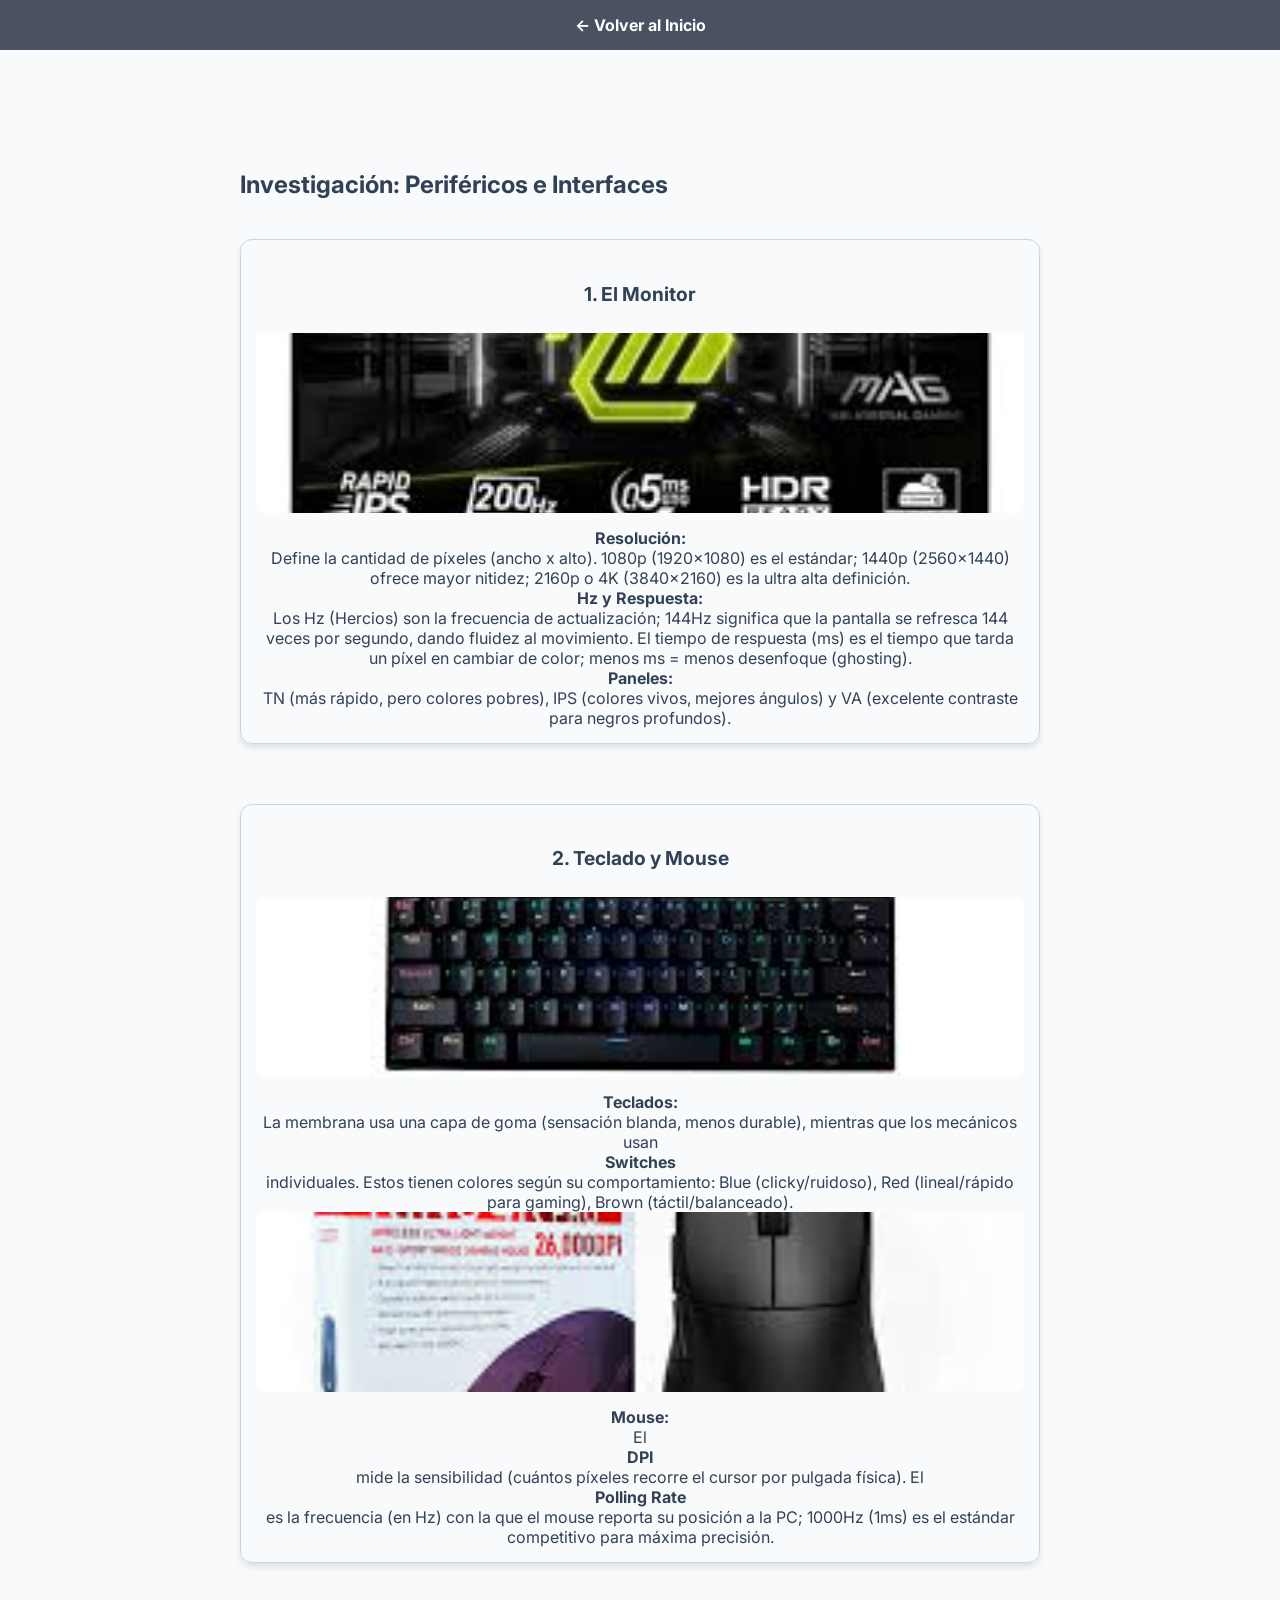
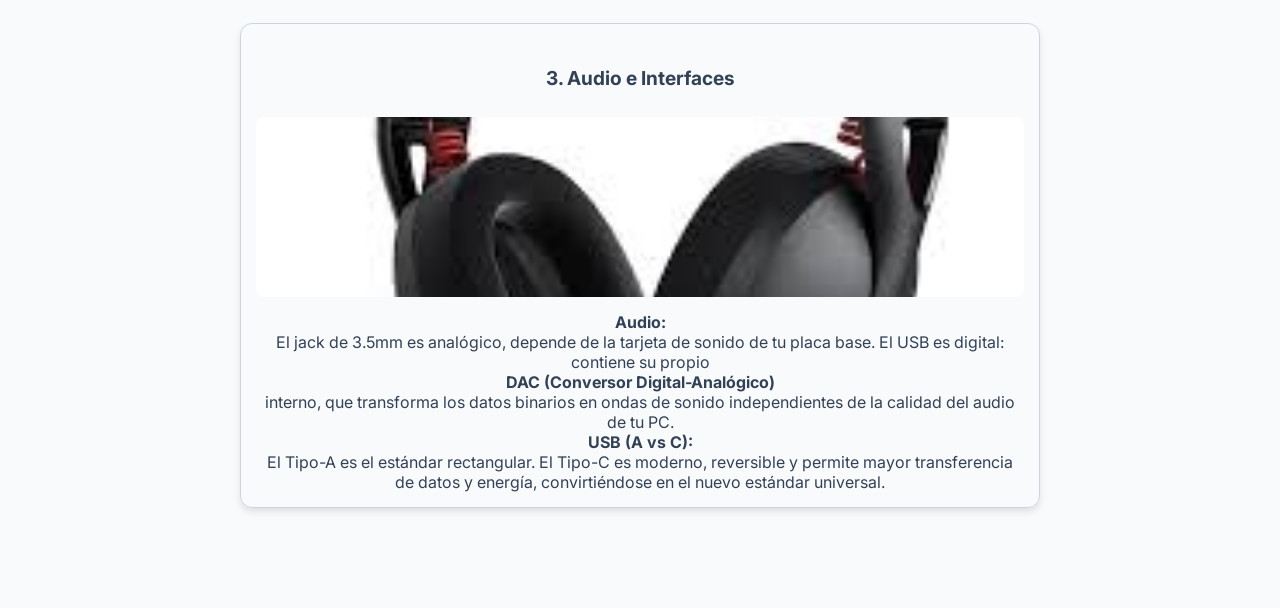
<file: perifericos.html>
<!DOCTYPE html>
<html lang="es">
<head>
    <meta charset="UTF-8">
    <meta name="viewport" content="width=device-width, initial-scale=1.0">
    <title>Investigación: Periféricos y Conexiones | Bitácora Stefano</title>
    <link rel="preconnect" href="https://fonts.googleapis.com">
    <link rel="preconnect" href="https://fonts.gstatic.com" crossorigin>
    <link href="https://fonts.googleapis.com/css2?family=Inter:wght@300;400;700&display=swap" rel="stylesheet">
    <link rel="stylesheet" href="styles/style.css">
</head>
<body>
    <nav>
        <ul>
            <li><a href="index.html">← Volver al Inicio</a></li>
        </ul>
    </nav>
    <main class="contenedor">
        <section id="informe-tecnico">
            <h2>Investigación: Periféricos e Interfaces</h2>
    
            <div class="galeria-grid">
                <div class="tarjeta" id="monitor">
                    <h3>1. El Monitor</h3>
                    <img src="images/monitor.jpg" alt="Monitor">
                    <strong>Resolución:</strong> Define la cantidad de píxeles (ancho x alto). 1080p (1920x1080) es el estándar; 1440p (2560x1440) ofrece mayor nitidez; 2160p o 4K (3840x2160) es la ultra alta definición.
                    <strong>Hz y Respuesta:</strong> Los Hz (Hercios) son la frecuencia de actualización; 144Hz significa que la pantalla se refresca 144 veces por segundo, dando fluidez al movimiento. El tiempo de respuesta (ms) es el tiempo que tarda un píxel en cambiar de color; menos ms = menos desenfoque (ghosting).
                    <strong>Paneles:</strong> TN (más rápido, pero colores pobres), IPS (colores vivos, mejores ángulos) y VA (excelente contraste para negros profundos).
                    
                </div>
            </div>

            <div class="galeria-grid">
                <div class="tarjeta" id="perifericos">
                    <h3>2. Teclado y Mouse</h3>
                    <img src="images/teclado.jpg" alt="Teclado">
                    <strong>Teclados:</strong> La membrana usa una capa de goma (sensación blanda, menos durable), mientras que los mecánicos usan <strong>Switches</strong> individuales. Estos tienen colores según su comportamiento: Blue (clicky/ruidoso), Red (lineal/rápido para gaming), Brown (táctil/balanceado).
                    <img src="images/mouse.jpg" alt="Mouse">
                    <strong>Mouse:</strong> El <strong>DPI</strong> mide la sensibilidad (cuántos píxeles recorre el cursor por pulgada física). El <strong>Polling Rate</strong> es la frecuencia (en Hz) con la que el mouse reporta su posición a la PC; 1000Hz (1ms) es el estándar competitivo para máxima precisión.
                </div>
            </div>

            <div class="galeria-grid">
                <div class="tarjeta" id="audio-usb">
                    <h3>3. Audio e Interfaces</h3>
                    <img src="images/auriculares.jpg" alt="Auriculares inalámbricos">
                    <strong>Audio:</strong> El jack de 3.5mm es analógico, depende de la tarjeta de sonido de tu placa base. El USB es digital: contiene su propio <strong>DAC (Conversor Digital-Analógico)</strong> interno, que transforma los datos binarios en ondas de sonido independientes de la calidad del audio de tu PC.
                    <strong>USB (A vs C):</strong> El Tipo-A es el estándar rectangular. El Tipo-C es moderno, reversible y permite mayor transferencia de datos y energía, convirtiéndose en el nuevo estándar universal.
                    
                </div>
            </div>
        </section>
    </main>
</body>
</html>
</file>
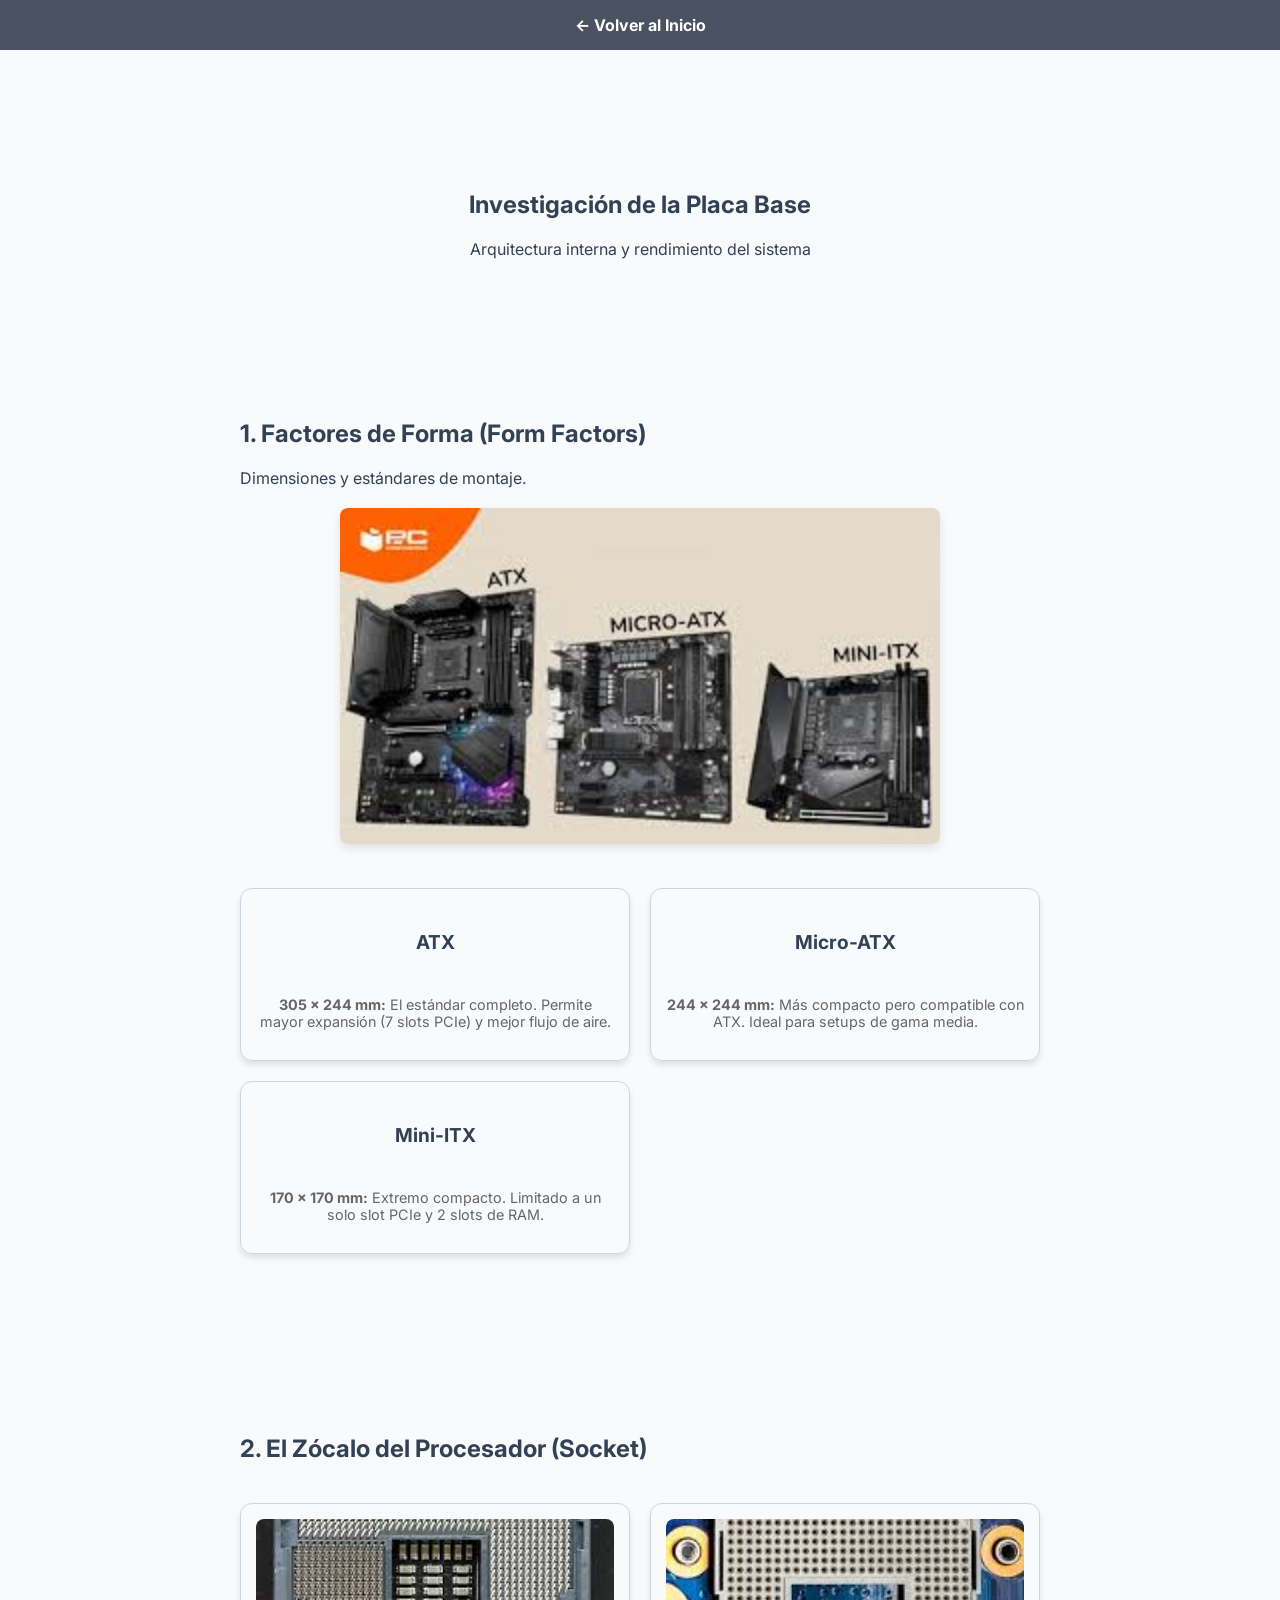
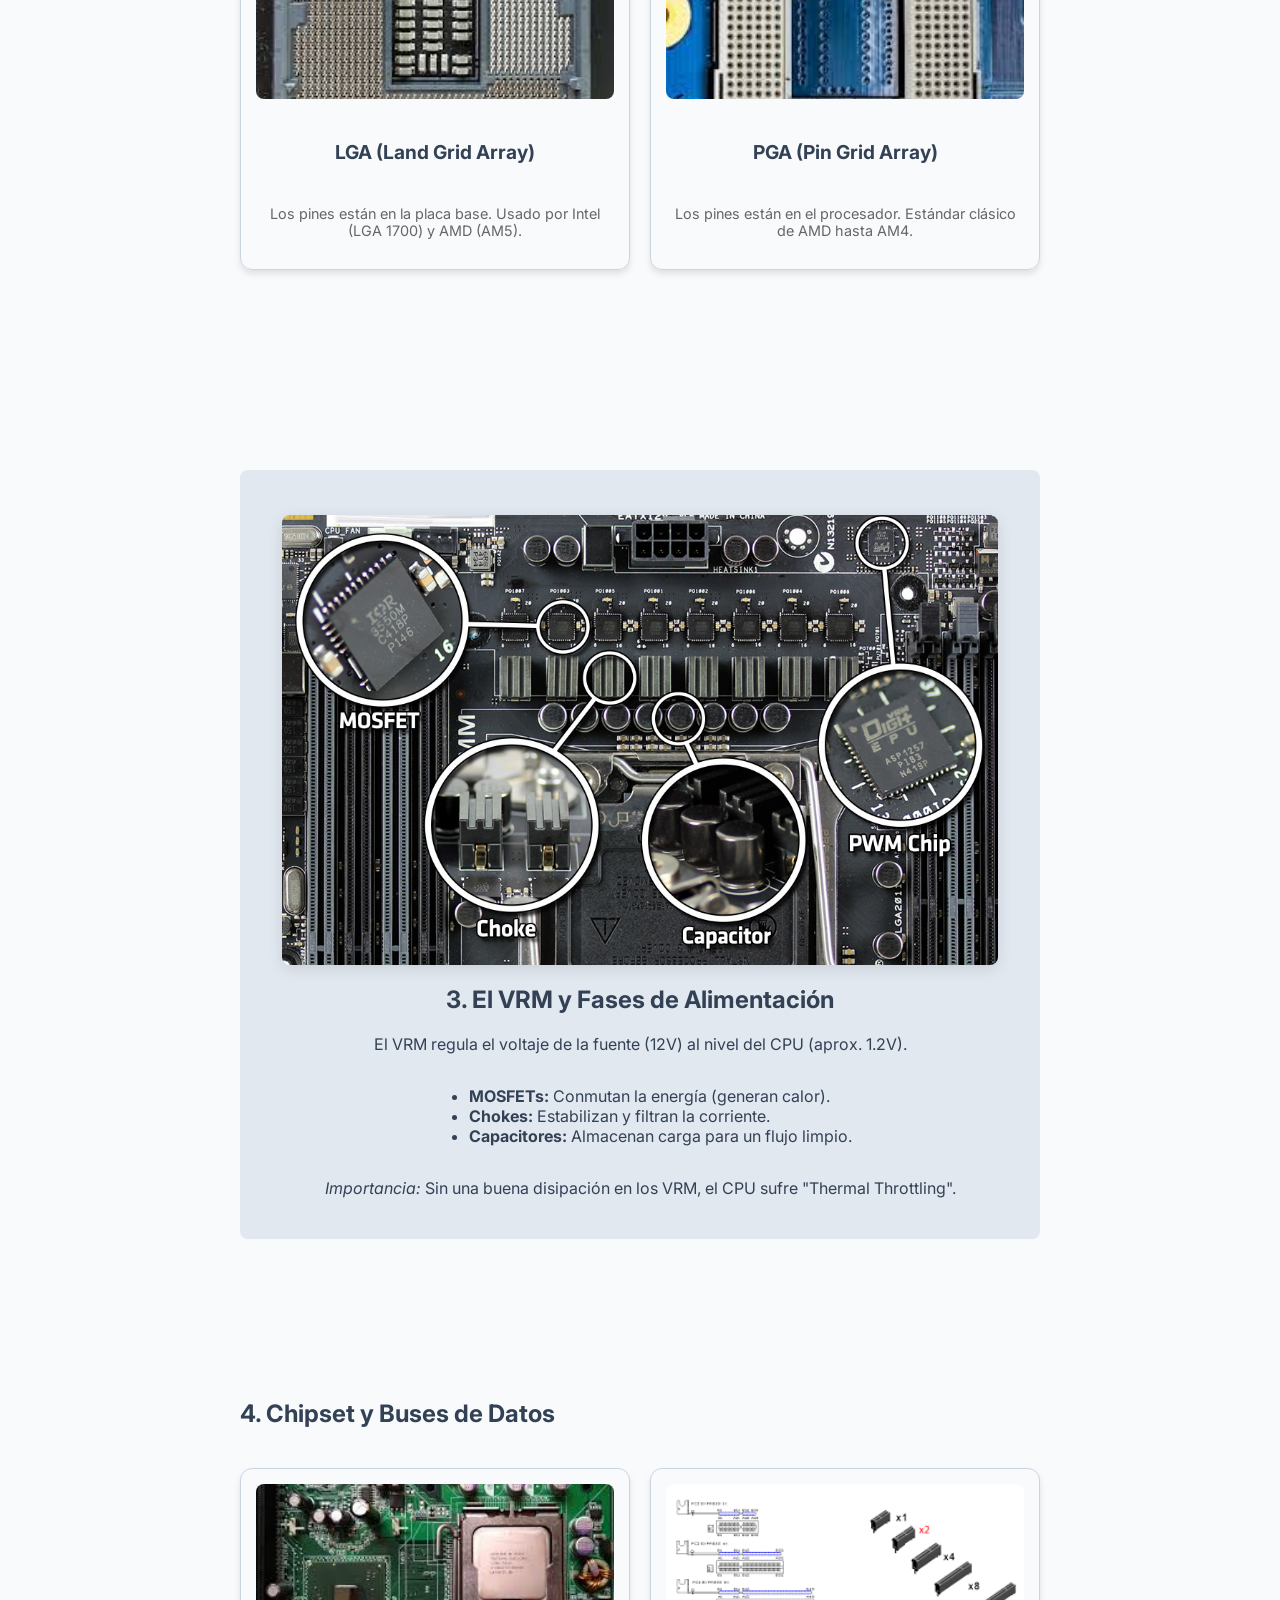
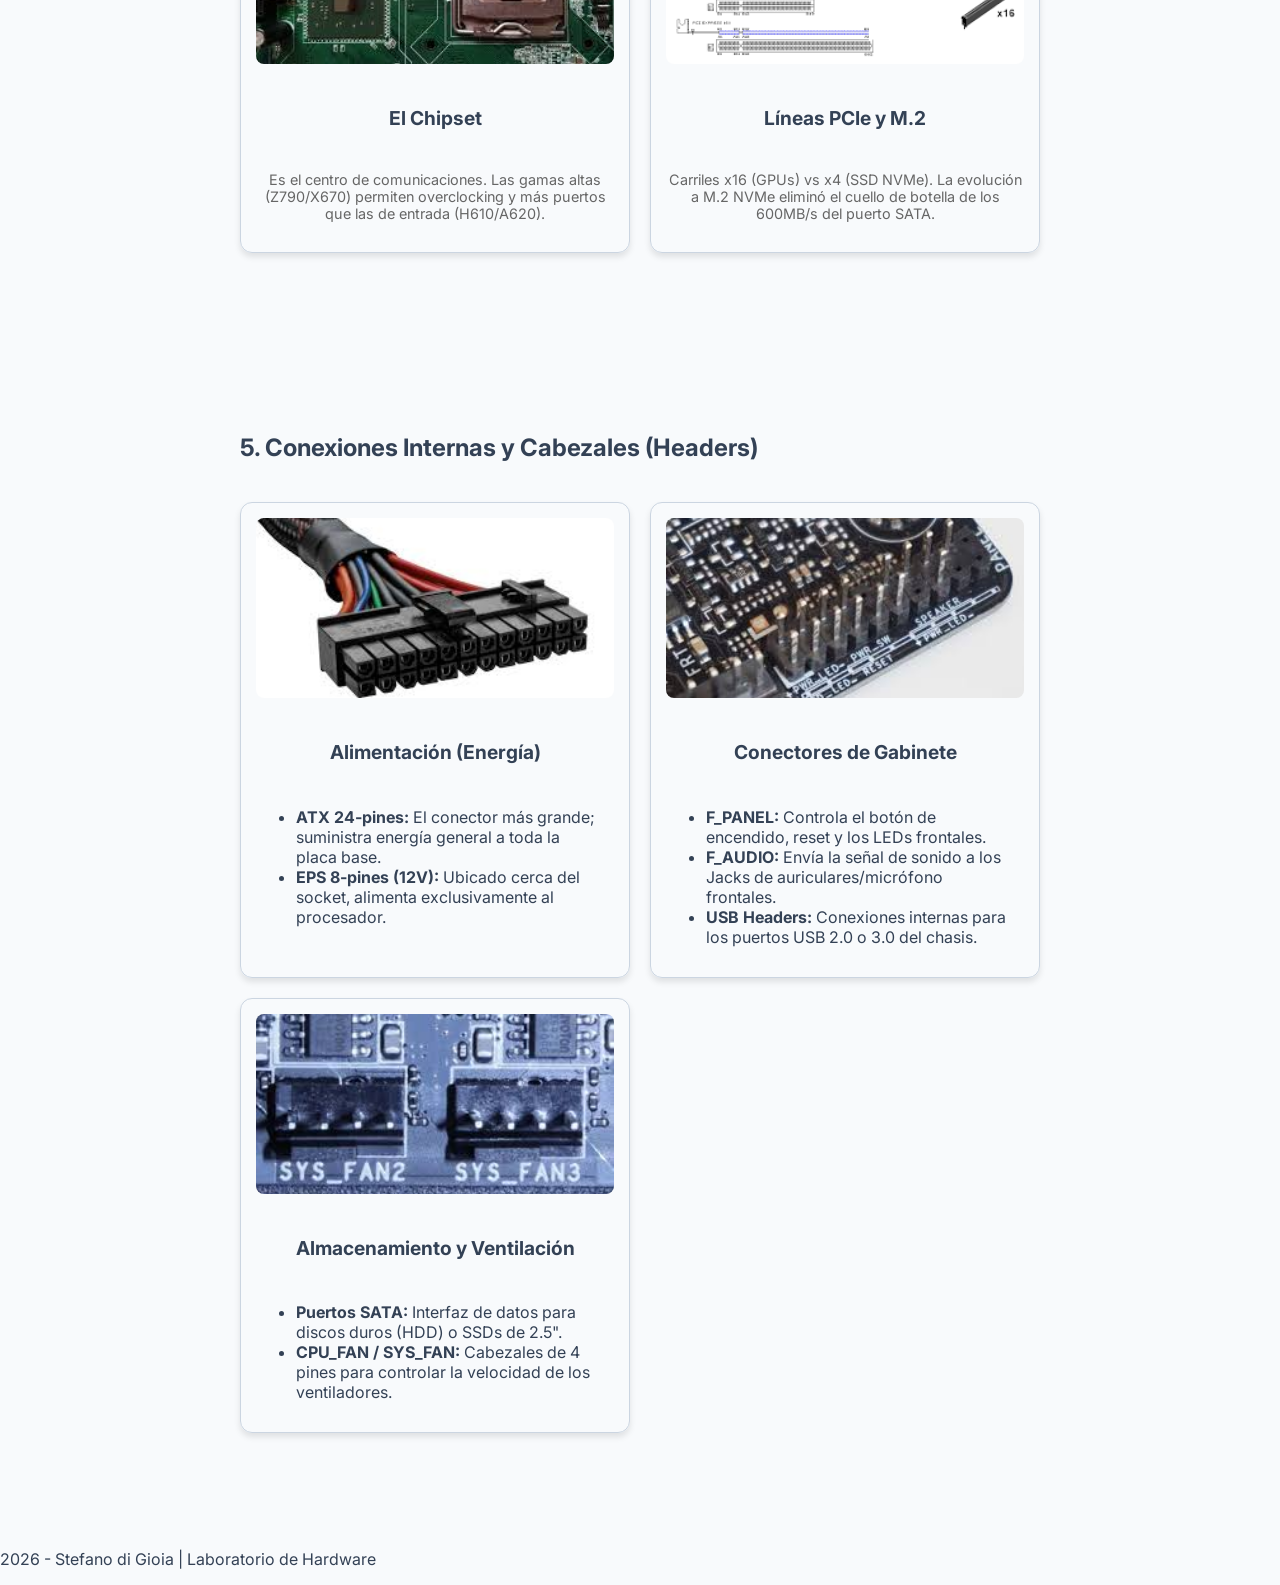
<file: placa-base.html>
<!DOCTYPE html>
<html lang="es">
<head>
    <meta charset="UTF-8">
    <meta name="viewport" content="width=device-width, initial-scale=1.0">
    <title>Investigación: La Placa Base | Bitácora Stefano</title>
    <link rel="preconnect" href="https://fonts.googleapis.com">
    <link rel="preconnect" href="https://fonts.gstatic.com" crossorigin>
    <link href="https://fonts.googleapis.com/css2?family=Inter:wght@300;400;700&display=swap" rel="stylesheet">
    <link rel="stylesheet" href="styles/style.css">
</head>
<body>
    <nav>
        <ul>
            <li><a href="index.html">← Volver al Inicio</a></li>
        </ul>
    </nav>

    <main>
        <section id="inicio">
            <h1>Investigación de la Placa Base</h1>
            <p>Arquitectura interna y rendimiento del sistema</p>
        </section>

        <section>
            <h2>1. Factores de Forma (Form Factors)</h2>
            <p>Dimensiones y estándares de montaje.</p>
            <div class="contenedor-img-informe">
            <img src="images/tamaños.jpg">
            </div>
            <div class="galeria-grid">       
                <div class="tarjeta">
                    <h3>ATX</h3>
                    <p><strong>305 x 244 mm:</strong> El estándar completo. Permite mayor expansión (7 slots PCIe) y mejor flujo de aire.</p>
                </div>
                <div class="tarjeta">
                    <h3>Micro-ATX</h3>
                    <p><strong>244 x 244 mm:</strong> Más compacto pero compatible con ATX. Ideal para setups de gama media.</p>
                </div>
                <div class="tarjeta">
                    <h3>Mini-ITX</h3>
                    <p><strong>170 x 170 mm:</strong> Extremo compacto. Limitado a un solo slot PCIe y 2 slots de RAM.</p>
                </div>
            </div>
        </section>

        <section>
            <h2>2. El Zócalo del Procesador (Socket)</h2>
            <div class="galeria-grid">
                <div class="tarjeta">
                    <img src="images/lga.jpg">
                    <h3>LGA (Land Grid Array)</h3>
                    <p>Los pines están en la placa base. Usado por Intel (LGA 1700) y AMD (AM5).</p>
                </div>
                <div class="tarjeta">
                    <img src="images/pga.jpg">
                    <h3>PGA (Pin Grid Array)</h3>
                    <p>Los pines están en el procesador. Estándar clásico de AMD hasta AM4.</p>
                </div>
            </div>
        </section>

        <section>
            <div class="caja-destacada">
                <img src="images/vrm.jpg">
                <h2>3. El VRM y Fases de Alimentación</h2>
                <p>El VRM regula el voltaje de la fuente (12V) al nivel del CPU (aprox. 1.2V).</p>
                <ul style="text-align: left; display: inline-block;">
                    <li><strong>MOSFETs:</strong> Conmutan la energía (generan calor).</li>
                    <li><strong>Chokes:</strong> Estabilizan y filtran la corriente.</li>
                    <li><strong>Capacitores:</strong> Almacenan carga para un flujo limpio.</li>
                </ul>
                <p><em>Importancia:</em> Sin una buena disipación en los VRM, el CPU sufre "Thermal Throttling".</p>
            </div>
        </section>

        <section>
            <h2>4. Chipset y Buses de Datos</h2>
            <div class="galeria-grid">
                <div class="tarjeta">
                    <img src="images/chipset.jpg">
                    <h3>El Chipset</h3>
                    <p>Es el centro de comunicaciones. Las gamas altas (Z790/X670) permiten overclocking y más puertos que las de entrada (H610/A620).</p>
                </div>
                <div class="tarjeta">
                    <img src="images/nvme.png">
                    <h3>Líneas PCIe y M.2</h3>
                    <p>Carriles x16 (GPUs) vs x4 (SSD NVMe). La evolución a M.2 NVMe eliminó el cuello de botella de los 600MB/s del puerto SATA.</p>
                </div>
            </div>
        </section>

        <section>
            <h2>5. Conexiones Internas y Cabezales (Headers)</h2>
            <div class="galeria-grid">
                <div class="tarjeta" style="text-align: left;">
                    <img src="images/atxconector.jpg">
                    <h3>Alimentación (Energía)</h3>
                    <ul>
                        <li><strong>ATX 24-pines:</strong> El conector más grande; suministra energía general a toda la placa base.</li>
                        <li><strong>EPS 8-pines (12V):</strong> Ubicado cerca del socket, alimenta exclusivamente al procesador.</li>
                    </ul>
                </div>
                
                <div class="tarjeta" style="text-align: left;">
                    <img src="images/congabinete.jpg">
                    <h3>Conectores de Gabinete</h3>
                    <ul>
                        <li><strong>F_PANEL:</strong> Controla el botón de encendido, reset y los LEDs frontales.</li>
                        <li><strong>F_AUDIO:</strong> Envía la señal de sonido a los Jacks de auriculares/micrófono frontales.</li>
                        <li><strong>USB Headers:</strong> Conexiones internas para los puertos USB 2.0 o 3.0 del chasis.</li>
                    </ul>
                </div>

                <div class="tarjeta" style="text-align: left;">
                    <img src="images/SYSFAN.jpg">
                    <h3>Almacenamiento y Ventilación</h3>
                    <ul>
                        <li><strong>Puertos SATA:</strong> Interfaz de datos para discos duros (HDD) o SSDs de 2.5".</li>
                        <li><strong>CPU_FAN / SYS_FAN:</strong> Cabezales de 4 pines para controlar la velocidad de los ventiladores.</li>
                    </ul>
                </div>
            </div>
        </section>
    </main>

    <footer>
        <p>2026 - Stefano di Gioia | Laboratorio de Hardware</p>
    </footer>

    <script>
        if (document.body.classList.contains('modo-oscuro') || localStorage.getItem('tema') === 'oscuro') {
            document.body.classList.add('modo-oscuro');
        }
    </script>
</body>
</html>
</file>
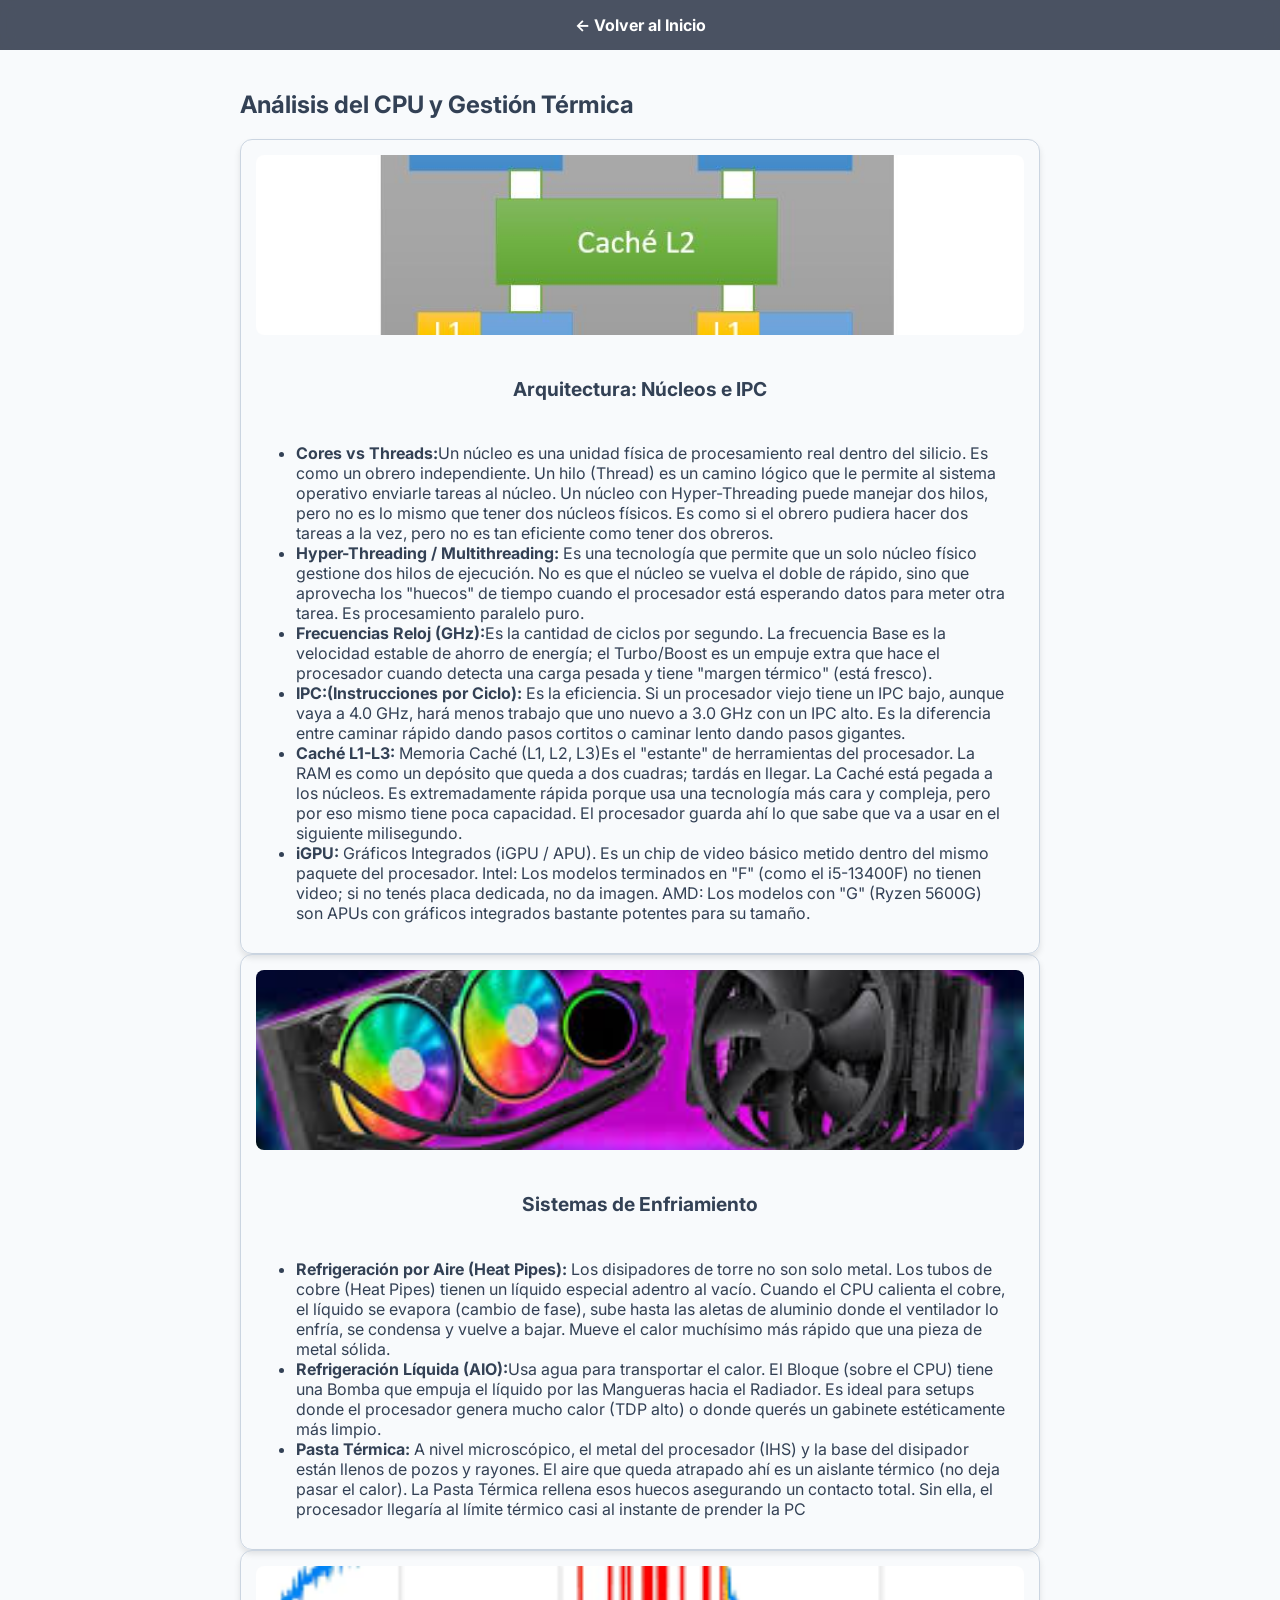
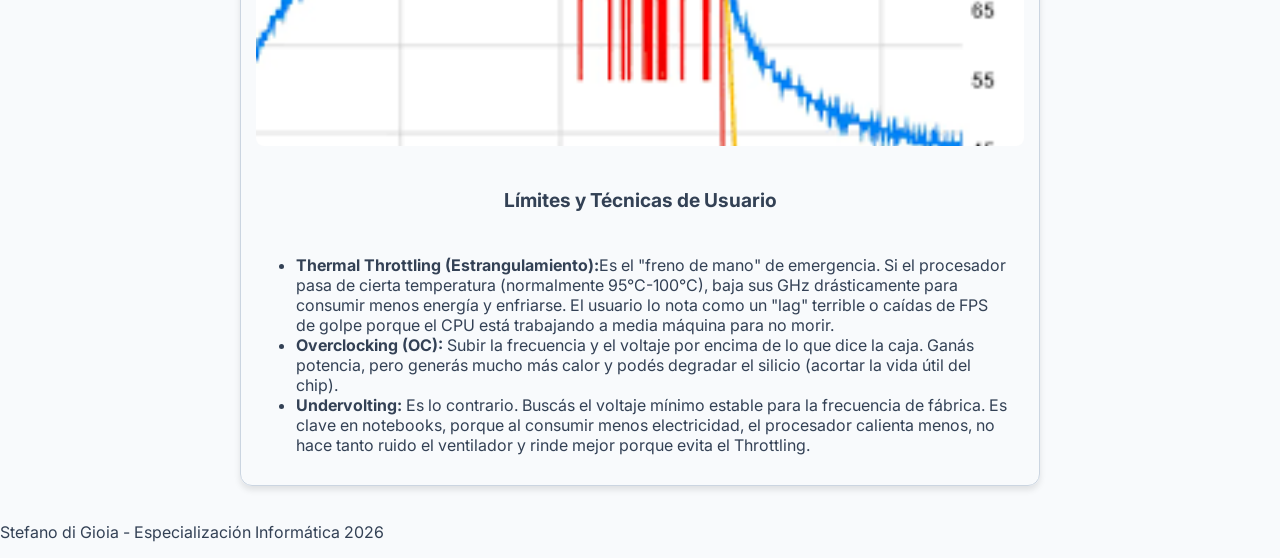
<file: procesador.html>
<!DOCTYPE html>
<html lang="es">
<head>
    <meta charset="UTF-8">
    <meta name="viewport" content="width=device-width, initial-scale=1.0">
    <title>Investigación: Procesador | Bitácora Stefano</title>
    <link rel="preconnect" href="https://fonts.googleapis.com">
    <link rel="preconnect" href="https://fonts.gstatic.com" crossorigin>
    <link href="https://fonts.googleapis.com/css2?family=Inter:wght@300;400;700&display=swap" rel="stylesheet">
    <link rel="stylesheet" href="styles/style.css">
</head>
<body>
    <nav>
        <ul>
            <li><a href="index.html">← Volver al Inicio</a></li>
        </ul>
    </nav>
    <main>
        <h2 class="titulo-seccion">Análisis del CPU y Gestión Térmica</h2>
        
        <div class="contenedor-tarjetas">
            <article class="tarjeta">
                <img src="images/nucleos y cache.jpg" alt="Arquitectura CPU">
                <h3>Arquitectura: Núcleos e IPC</h3>
                <ul>
                    <li><strong>Cores vs Threads:</strong>Un núcleo es una unidad física de procesamiento real dentro del silicio. Es como un obrero independiente. Un hilo (Thread) es un camino lógico que le permite al sistema operativo enviarle tareas al núcleo. Un núcleo con Hyper-Threading puede manejar dos hilos, pero no es lo mismo que tener dos núcleos físicos. Es como si el obrero pudiera hacer dos tareas a la vez, pero no es tan eficiente como tener dos obreros.</li>
                    <li><strong>Hyper-Threading / Multithreading:</strong> Es una tecnología que permite que un solo núcleo físico gestione dos hilos de ejecución. No es que el núcleo se vuelva el doble de rápido, sino que aprovecha los "huecos" de tiempo cuando el procesador está esperando datos para meter otra tarea. Es procesamiento paralelo puro.</li>
                    <li><strong>Frecuencias Reloj (GHz):</strong>Es la cantidad de ciclos por segundo. La frecuencia Base es la velocidad estable de ahorro de energía; el Turbo/Boost es un empuje extra que hace el procesador cuando detecta una carga pesada y tiene "margen térmico" (está fresco).</li>
                    <li><strong>IPC:(Instrucciones por Ciclo):</strong> Es la eficiencia. Si un procesador viejo tiene un IPC bajo, aunque vaya a 4.0 GHz, hará menos trabajo que uno nuevo a 3.0 GHz con un IPC alto. Es la diferencia entre caminar rápido dando pasos cortitos o caminar lento dando pasos gigantes.</li>
                    <li><strong>Caché L1-L3:</strong> Memoria Caché (L1, L2, L3)Es el "estante" de herramientas del procesador. La RAM es como un depósito que queda a dos cuadras; tardás en llegar. La Caché está pegada a los núcleos. Es extremadamente rápida porque usa una tecnología más cara y compleja, pero por eso mismo tiene poca capacidad. El procesador guarda ahí lo que sabe que va a usar en el siguiente milisegundo.</li>
                    <li><strong>iGPU:</strong> Gráficos Integrados (iGPU / APU). Es un chip de video básico metido dentro del mismo paquete del procesador. Intel: Los modelos terminados en "F" (como el i5-13400F) no tienen video; si no tenés placa dedicada, no da imagen. AMD: Los modelos con "G" (Ryzen 5600G) son APUs con gráficos integrados bastante potentes para su tamaño.</li>
                </ul>
            </article>

            <article class="tarjeta">
                <img src="images/aire o liquida.jpg" alt="Disipadores y Liquida">
                <h3>Sistemas de Enfriamiento</h3>
                <ul>
                    <li><strong>Refrigeración por Aire (Heat Pipes):</strong> Los disipadores de torre no son solo metal. Los tubos de cobre (Heat Pipes) tienen un líquido especial adentro al vacío. Cuando el CPU calienta el cobre, el líquido se evapora (cambio de fase), sube hasta las aletas de aluminio donde el ventilador lo enfría, se condensa y vuelve a bajar. Mueve el calor muchísimo más rápido que una pieza de metal sólida.</li>
                    <li><strong>Refrigeración Líquida (AIO):</strong>Usa agua para transportar el calor. El Bloque (sobre el CPU) tiene una Bomba que empuja el líquido por las Mangueras hacia el Radiador. Es ideal para setups donde el procesador genera mucho calor (TDP alto) o donde querés un gabinete estéticamente más limpio.</li>
                    <li><strong>Pasta Térmica:</strong> A nivel microscópico, el metal del procesador (IHS) y la base del disipador están llenos de pozos y rayones. El aire que queda atrapado ahí es un aislante térmico (no deja pasar el calor). La Pasta Térmica rellena esos huecos asegurando un contacto total. Sin ella, el procesador llegaría al límite térmico casi al instante de prender la PC</li>
                </ul>
            </article>

            <article class="tarjeta">
                <img src="images/cputrotling.png" alt="Throttling y OC">
                <h3>Límites y Técnicas de Usuario</h3>
                <ul>
                    <li><strong>Thermal Throttling (Estrangulamiento):</strong>Es el "freno de mano" de emergencia. Si el procesador pasa de cierta temperatura (normalmente 95°C-100°C), baja sus GHz drásticamente para consumir menos energía y enfriarse. El usuario lo nota como un "lag" terrible o caídas de FPS de golpe porque el CPU está trabajando a media máquina para no morir.</li>
                    <li><strong>Overclocking (OC):</strong> Subir la frecuencia y el voltaje por encima de lo que dice la caja. Ganás potencia, pero generás mucho más calor y podés degradar el silicio (acortar la vida útil del chip).</li>
                    <li><strong>Undervolting:</strong> Es lo contrario. Buscás el voltaje mínimo estable para la frecuencia de fábrica. Es clave en notebooks, porque al consumir menos electricidad, el procesador calienta menos, no hace tanto ruido el ventilador y rinde mejor porque evita el Throttling.</li>
                </ul>
            </article>
        </div>
    </main>

    <footer>
        <p>Stefano di Gioia - Especialización Informática 2026</p>
    </footer>

</body>
</html>
</file>
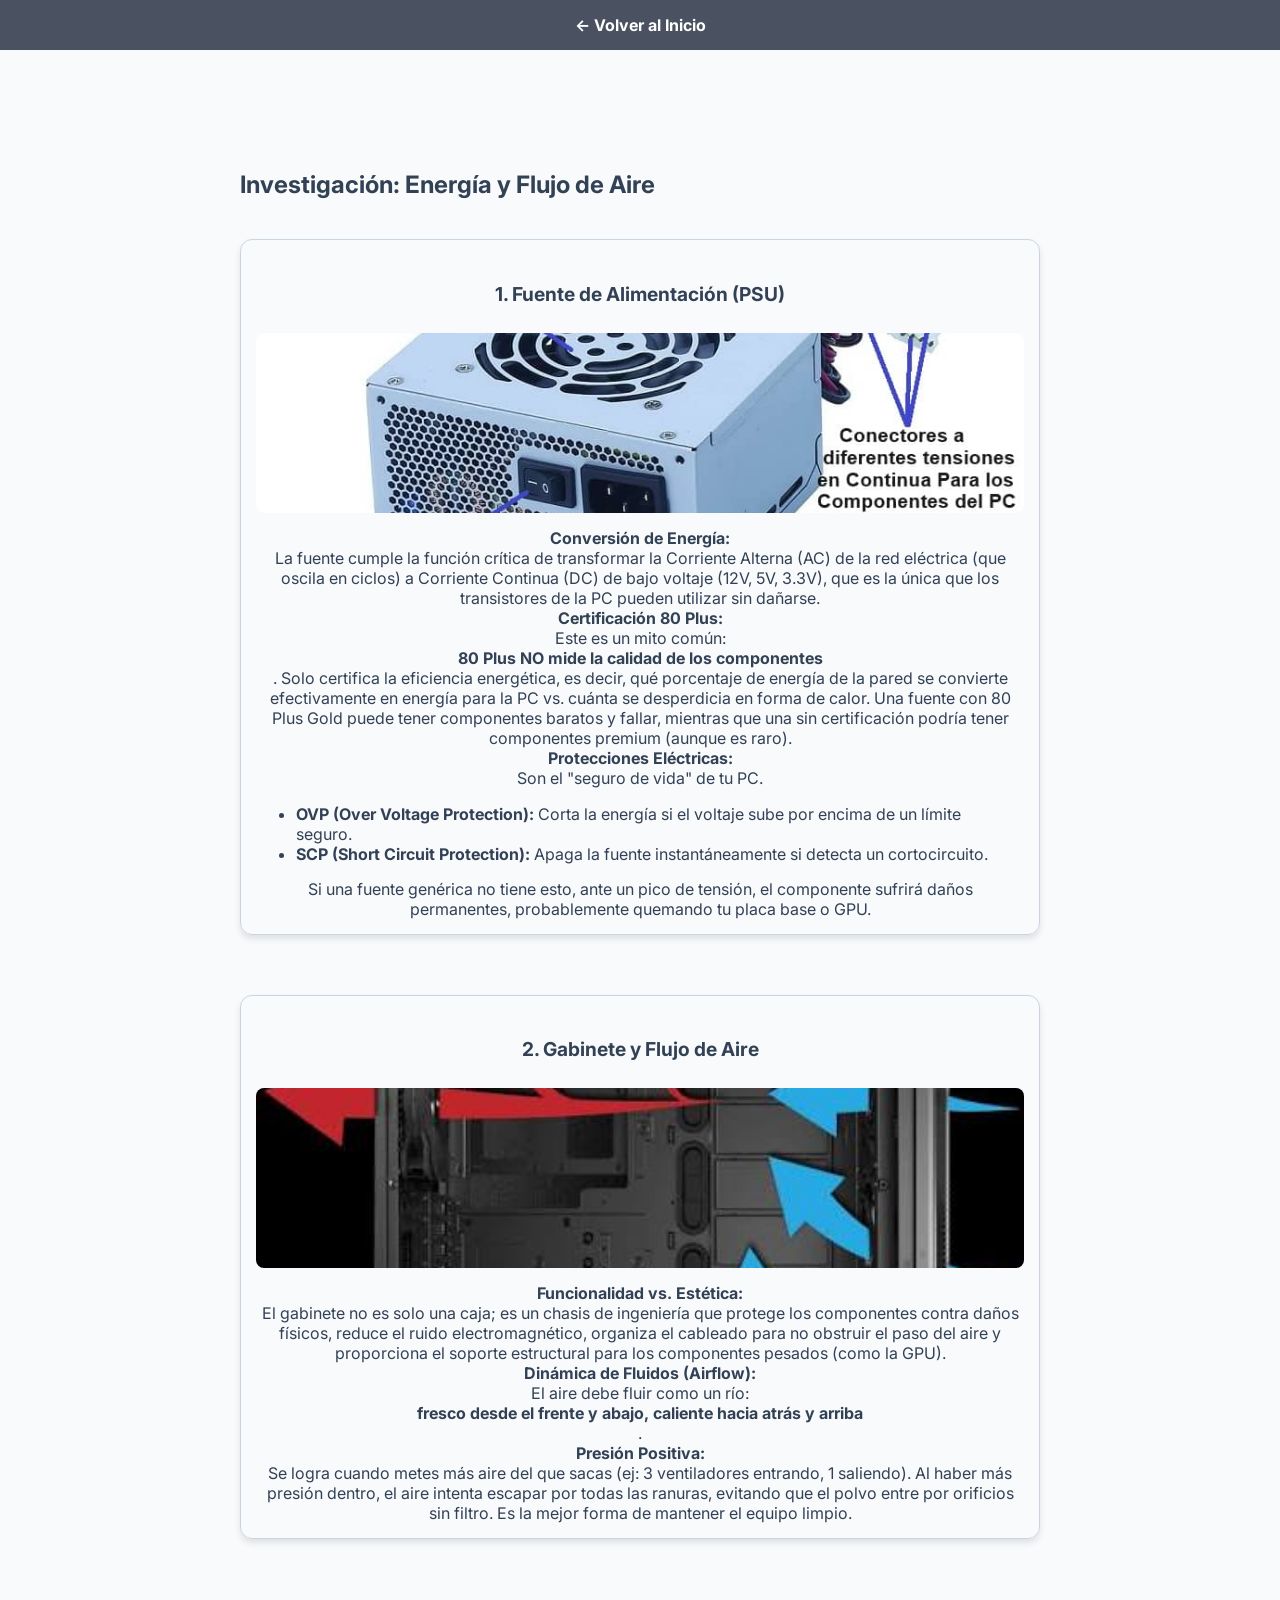
<file: psu.html>
<!DOCTYPE html>
<html lang="es">
<head>
    <meta charset="UTF-8">
    <meta name="viewport" content="width=device-width, initial-scale=1.0">
    <title>Investigación: PSU y Gabinete | Bitácora Stefano</title>
    <link rel="preconnect" href="https://fonts.googleapis.com">
    <link rel="preconnect" href="https://fonts.gstatic.com" crossorigin>
    <link href="https://fonts.googleapis.com/css2?family=Inter:wght@300;400;700&display=swap" rel="stylesheet">
    <link rel="stylesheet" href="styles/style.css">
</head>
<body>
    <nav>
        <ul>
            <li><a href="index.html">← Volver al Inicio</a></li>
        </ul>
    </nav>
    <main class="contenedor">
        <section id="informe-tecnico">
            <h2>Investigación: Energía y Flujo de Aire</h2>
    
            <div class="galeria-grid">
                <div class="tarjeta" id="psu-tecnico">
                    <h3>1. Fuente de Alimentación (PSU)</h3>
                    <img src="images/fuente.jpg" alt="PSU">
                    <strong>Conversión de Energía:</strong> La fuente cumple la función crítica de transformar la Corriente Alterna (AC) de la red eléctrica (que oscila en ciclos) a Corriente Continua (DC) de bajo voltaje (12V, 5V, 3.3V), que es la única que los transistores de la PC pueden utilizar sin dañarse.

                    <strong>Certificación 80 Plus:</strong> Este es un mito común: <strong>80 Plus NO mide la calidad de los componentes</strong>. Solo certifica la eficiencia energética, es decir, qué porcentaje de energía de la pared se convierte efectivamente en energía para la PC vs. cuánta se desperdicia en forma de calor. Una fuente con 80 Plus Gold puede tener componentes baratos y fallar, mientras que una sin certificación podría tener componentes premium (aunque es raro).

                    <strong>Protecciones Eléctricas:</strong> Son el "seguro de vida" de tu PC.
                    <ul>
                        <li><strong>OVP (Over Voltage Protection):</strong> Corta la energía si el voltaje sube por encima de un límite seguro.</li>
                        <li><strong>SCP (Short Circuit Protection):</strong> Apaga la fuente instantáneamente si detecta un cortocircuito.</li>
                    </ul>
                    Si una fuente genérica no tiene esto, ante un pico de tensión, el componente sufrirá daños permanentes, probablemente quemando tu placa base o GPU.
                </div>
            </div>

            <div class="galeria-grid">
                <div class="tarjeta" id="gabinete-airflow">
                    <h3>2. Gabinete y Flujo de Aire</h3>
                    <img src="images/flujo.jpg" alt="flujo de aire">
                    <strong>Funcionalidad vs. Estética:</strong> El gabinete no es solo una caja; es un chasis de ingeniería que protege los componentes contra daños físicos, reduce el ruido electromagnético, organiza el cableado para no obstruir el paso del aire y proporciona el soporte estructural para los componentes pesados (como la GPU).
                    
                    <strong>Dinámica de Fluidos (Airflow):</strong> 
                    
                    El aire debe fluir como un río: <strong>fresco desde el frente y abajo, caliente hacia atrás y arriba</strong>. 
                    
                    <strong>Presión Positiva:</strong> Se logra cuando metes más aire del que sacas (ej: 3 ventiladores entrando, 1 saliendo). Al haber más presión dentro, el aire intenta escapar por todas las ranuras, evitando que el polvo entre por orificios sin filtro. Es la mejor forma de mantener el equipo limpio.
                </div>
            </div>
        </section>
    </main>
</body>
</html>
</file>
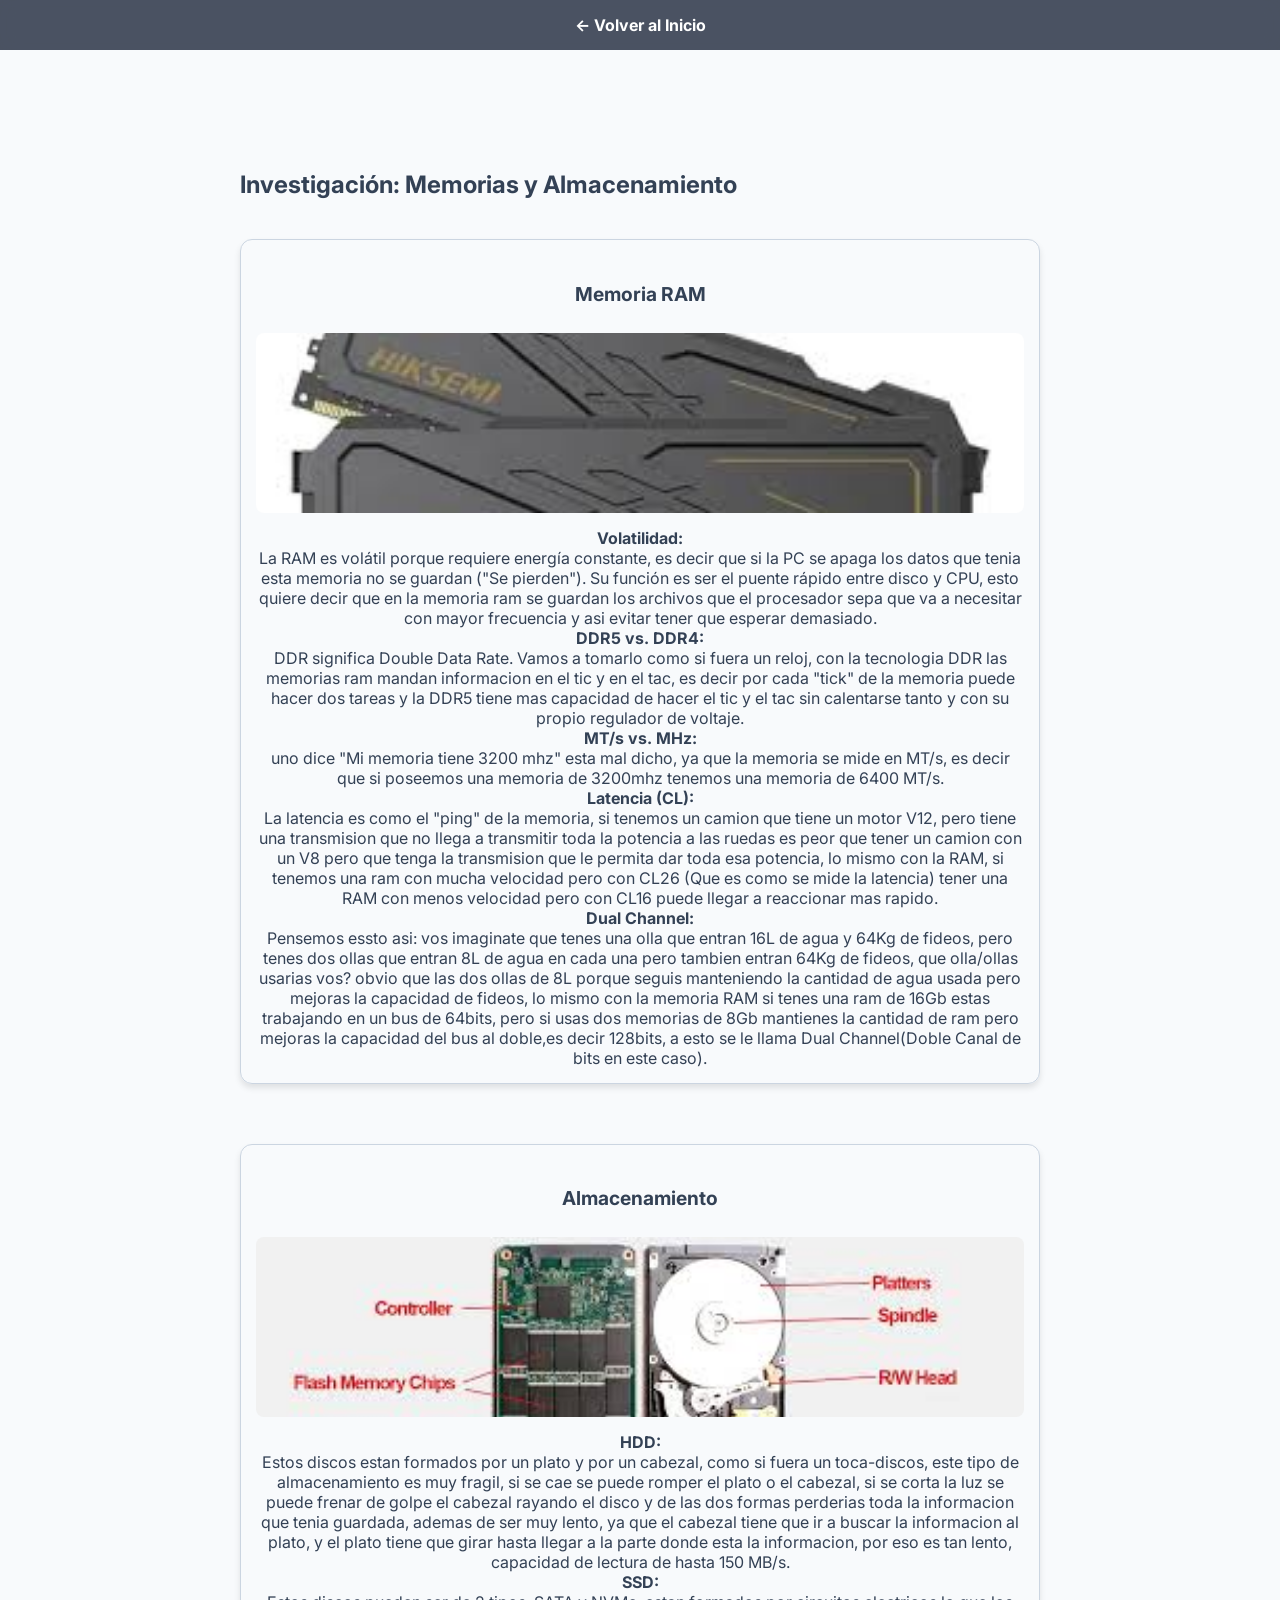
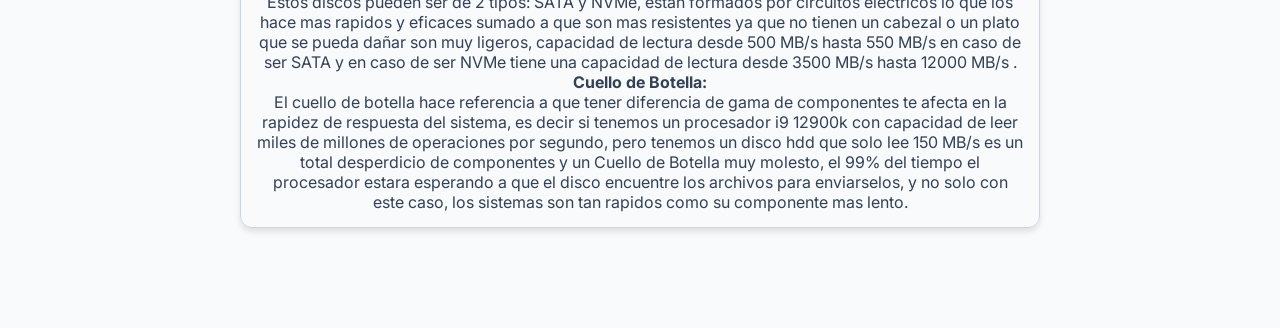
<file: ram.html>
<!DOCTYPE html>
<html lang="es">
<head>
    <meta charset="UTF-8">
    <meta name="viewport" content="width=device-width, initial-scale=1.0">
    <title>Investigación: Memoria | Bitácora Stefano</title>
    <link rel="preconnect" href="https://fonts.googleapis.com">
    <link rel="preconnect" href="https://fonts.gstatic.com" crossorigin>
    <link href="https://fonts.googleapis.com/css2?family=Inter:wght@300;400;700&display=swap" rel="stylesheet">
    <link rel="stylesheet" href="styles/style.css">
</head>
<body>
    <nav>
        <ul>
            <li><a href="index.html">← Volver al Inicio</a></li>
        </ul>
    </nav>
    <main class="contenedor">
        <section id="informe-tecnico">
            <h2>Investigación: Memorias y Almacenamiento</h2>
    
            <div class="galeria-grid">
                <div class="tarjeta" id="ram">
                    <h3>Memoria RAM</h3>
                    <img src="images/memoriarda.jpg" alt="Memoria RAM">
                    <strong>Volatilidad:</strong> La RAM es volátil porque requiere energía constante, es decir que si la PC se apaga los datos que tenia esta memoria no se guardan ("Se pierden"). Su función es ser el puente rápido entre disco y CPU, esto quiere decir que en la memoria ram se guardan los archivos que el procesador sepa que va a necesitar con mayor frecuencia y asi evitar tener que esperar demasiado.
                    <strong>DDR5 vs. DDR4:</strong> DDR significa Double Data Rate. Vamos a tomarlo como si fuera un reloj, con la tecnologia DDR las memorias ram mandan informacion en el tic y en el tac, es decir por cada "tick" de la memoria puede hacer dos tareas y la DDR5 tiene mas capacidad de hacer el tic y el tac sin calentarse tanto y con su propio regulador de voltaje. <strong>MT/s vs. MHz:</strong> uno dice "Mi memoria tiene 3200 mhz" esta mal dicho, ya que la memoria se mide en MT/s, es decir que si poseemos una memoria de 3200mhz tenemos una memoria de 6400 MT/s. <strong>Latencia (CL):</strong> La latencia es como el "ping" de la memoria, si tenemos un camion que tiene un motor V12, pero tiene una transmision que no llega a transmitir toda la potencia a las ruedas es peor que tener un camion con un V8 pero que tenga la transmision que le permita dar toda esa potencia, lo mismo con la RAM, si tenemos una ram con mucha velocidad pero con CL26 (Que es como se mide la latencia) tener una RAM con menos velocidad pero con CL16 puede llegar a reaccionar mas rapido.
                    <strong>Dual Channel:</strong> Pensemos essto asi: vos imaginate que tenes una olla que entran 16L de agua y 64Kg de fideos, pero tenes dos ollas que entran 8L de agua en cada una pero tambien entran 64Kg de fideos, que olla/ollas usarias vos? obvio que las dos ollas de 8L porque seguis manteniendo la cantidad de agua usada pero mejoras la capacidad de fideos, lo mismo con la memoria RAM si tenes una ram de 16Gb estas trabajando en un bus de 64bits, pero si usas dos memorias de 8Gb mantienes la cantidad de ram pero mejoras la capacidad del bus al doble,es decir 128bits, a esto se le llama Dual Channel(Doble Canal de bits en este caso).
                </div>
            </div>
            <div class="galeria-grid">
                <div class="tarjeta" id="almacenamiento">
                    <h3>Almacenamiento</h3>
                    <img src="images/discos.jpg" alt="Almacenamiento">
                    <strong>HDD:</strong> Estos discos estan formados por un plato y por un cabezal, como si fuera un toca-discos, este tipo de almacenamiento es muy fragil, si se cae se puede romper el plato o el cabezal, si se corta la luz se puede frenar de golpe el cabezal rayando el disco y de las dos formas perderias toda la informacion que tenia guardada, ademas de ser muy lento, ya que el cabezal tiene que ir a buscar la informacion al plato, y el plato tiene que girar hasta llegar a la parte donde esta la informacion, por eso es tan lento, capacidad de lectura de hasta 150 MB/s.
                    <strong>SSD:</strong> Estos discos pueden ser de 2 tipos: SATA y NVMe, estan formados por circuitos electricos lo que los hace mas rapidos y eficaces sumado a que son mas resistentes ya que no tienen un cabezal o un plato que se pueda dañar son muy ligeros, capacidad de lectura desde 500 MB/s hasta 550 MB/s en caso de ser SATA y en caso de ser NVMe tiene una capacidad de lectura desde 3500 MB/s hasta 12000 MB/s .
                    <strong>Cuello de Botella:</strong> El cuello de botella hace referencia a que tener diferencia de gama de componentes te afecta en la rapidez de respuesta del sistema, es decir si tenemos un procesador i9 12900k con capacidad de leer miles de millones de operaciones por segundo, pero tenemos un disco hdd que solo lee 150 MB/s es un total desperdicio de componentes y un Cuello de Botella muy molesto, el 99% del tiempo el procesador estara esperando a que el disco encuentre los archivos para enviarselos, y no solo con este caso, los sistemas son tan rapidos como su componente mas lento.
                </div>
            </div>
        </section>
    </main>
</body>
</html>
</file>
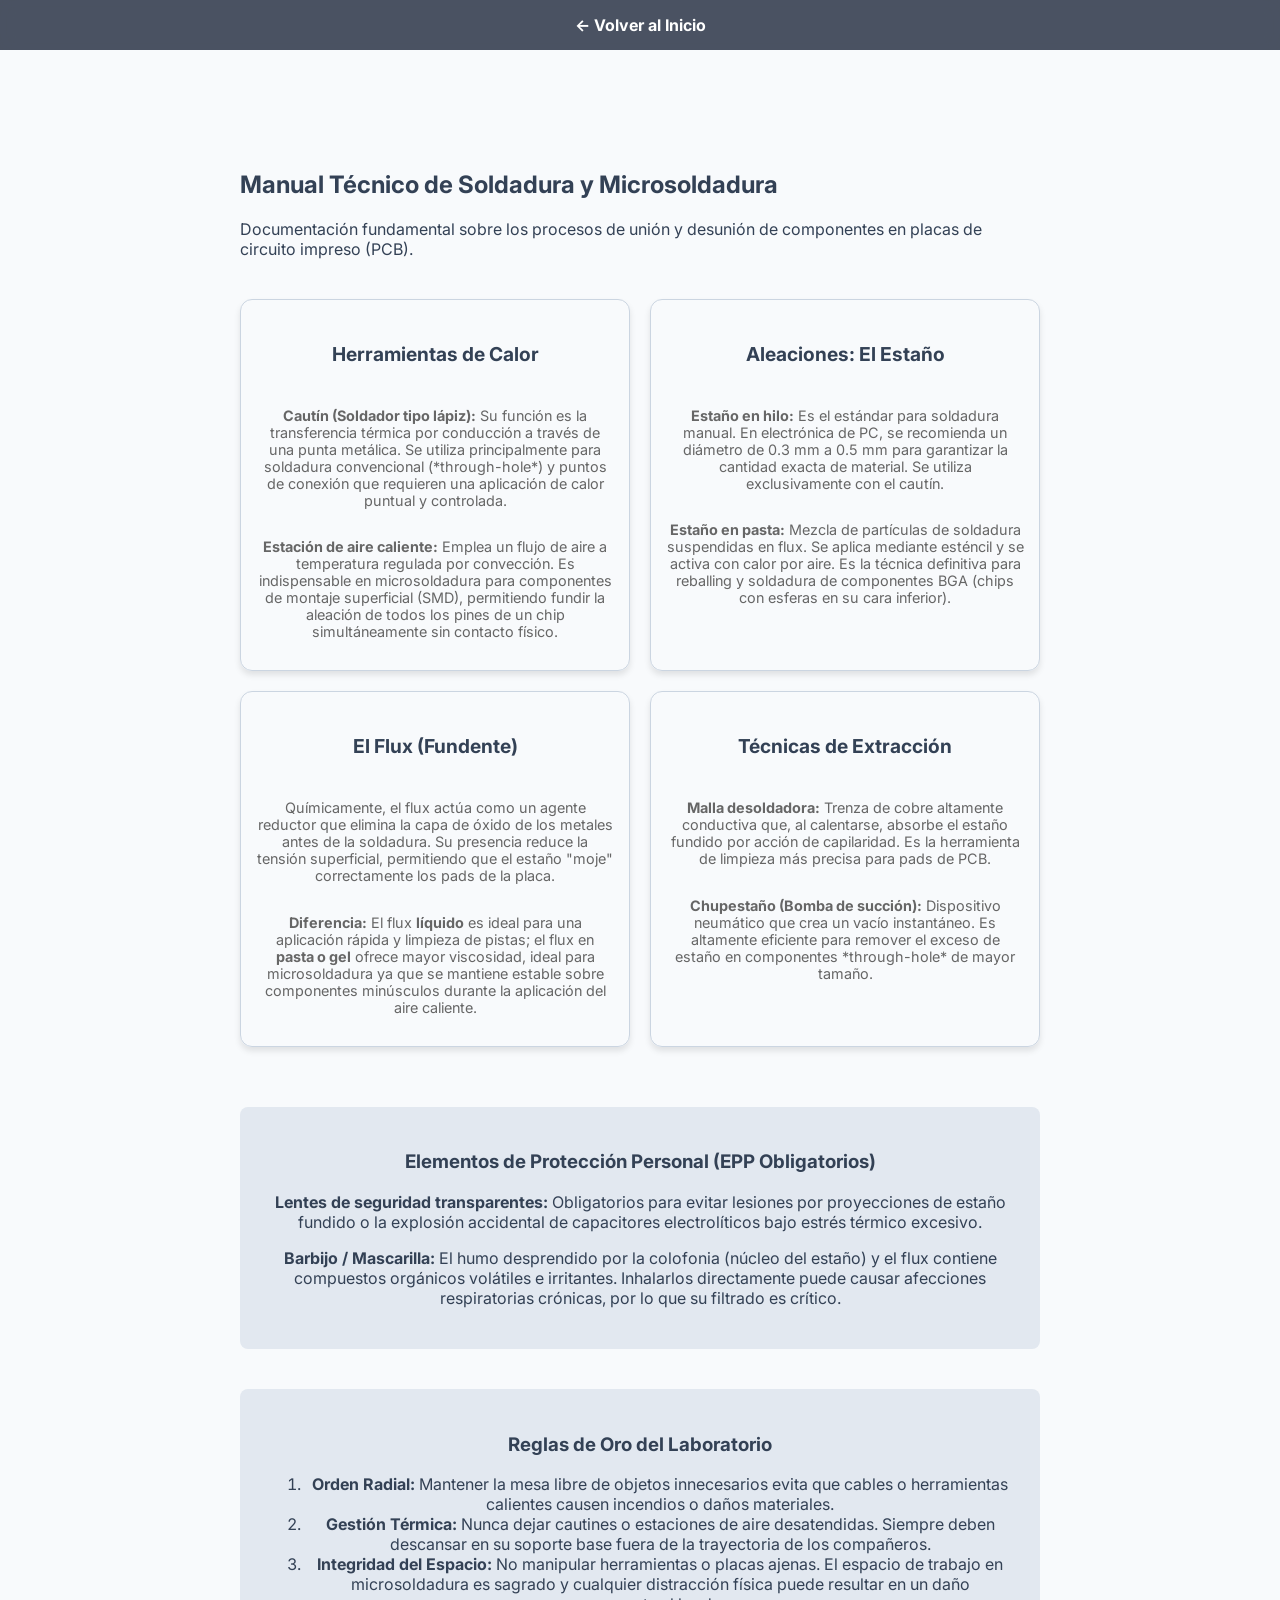
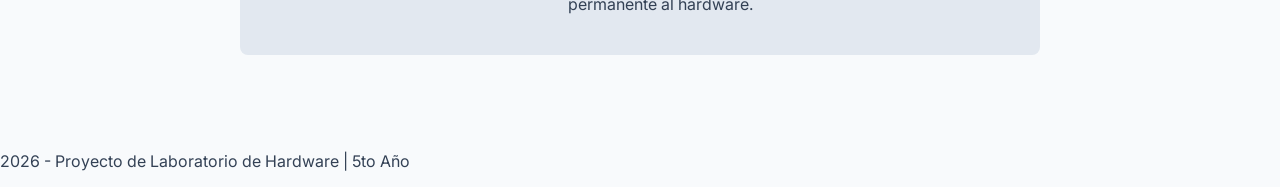
<file: soldadura.html>
<!DOCTYPE html>
<html lang="es">
<head>
    <link rel="preconnect" href="https://fonts.googleapis.com">
    <link rel="preconnect" href="https://fonts.gstatic.com" crossorigin>
    <link href="https://fonts.googleapis.com/css2?family=Inter:wght@300;400;700&display=swap" rel="stylesheet">
    <meta charset="UTF-8">
    <meta name="viewport" content="width=device-width, initial-scale=1.0">
    <title>Manual Técnico de Soldadura | Laboratorio 2026</title>
    <link rel="stylesheet" href="styles/style.css">
</head>
<body>

    <nav>
        <ul>
            <li><a href="index.html">← Volver al Inicio</a></li>
        </ul>
    </nav>

    <main>
        <section id="manual-tecnico">
            <h1>Manual Técnico de Soldadura y Microsoldadura</h1>
            <p>Documentación fundamental sobre los procesos de unión y desunión de componentes en placas de circuito impreso (PCB).</p>

            <div class="galeria-grid">
                <div class="tarjeta">
                    <h3>Herramientas de Calor</h3>
                    <p><strong>Cautín (Soldador tipo lápiz):</strong> Su función es la transferencia térmica por conducción a través de una punta metálica. Se utiliza principalmente para soldadura convencional (*through-hole*) y puntos de conexión que requieren una aplicación de calor puntual y controlada.</p>
                    <p><strong>Estación de aire caliente:</strong> Emplea un flujo de aire a temperatura regulada por convección. Es indispensable en microsoldadura para componentes de montaje superficial (SMD), permitiendo fundir la aleación de todos los pines de un chip simultáneamente sin contacto físico.</p>
                </div>

                <div class="tarjeta">
                    <h3>Aleaciones: El Estaño</h3>
                    <p><strong>Estaño en hilo:</strong> Es el estándar para soldadura manual. En electrónica de PC, se recomienda un diámetro de 0.3 mm a 0.5 mm para garantizar la cantidad exacta de material. Se utiliza exclusivamente con el cautín.</p>
                    <p><strong>Estaño en pasta:</strong> Mezcla de partículas de soldadura suspendidas en flux. Se aplica mediante esténcil y se activa con calor por aire. Es la técnica definitiva para reballing y soldadura de componentes BGA (chips con esferas en su cara inferior).</p>
                </div>

                <div class="tarjeta">
                    <h3>El Flux (Fundente)</h3>
                    <p>Químicamente, el flux actúa como un agente reductor que elimina la capa de óxido de los metales antes de la soldadura. Su presencia reduce la tensión superficial, permitiendo que el estaño "moje" correctamente los pads de la placa.</p>
                    <p><strong>Diferencia:</strong> El flux <strong>líquido</strong> es ideal para una aplicación rápida y limpieza de pistas; el flux en <strong>pasta o gel</strong> ofrece mayor viscosidad, ideal para microsoldadura ya que se mantiene estable sobre componentes minúsculos durante la aplicación del aire caliente.</p>
                </div>

                <div class="tarjeta">
                    <h3>Técnicas de Extracción</h3>
                    <p><strong>Malla desoldadora:</strong> Trenza de cobre altamente conductiva que, al calentarse, absorbe el estaño fundido por acción de capilaridad. Es la herramienta de limpieza más precisa para pads de PCB.</p>
                    <p><strong>Chupestaño (Bomba de succión):</strong> Dispositivo neumático que crea un vacío instantáneo. Es altamente eficiente para remover el exceso de estaño en componentes *through-hole* de mayor tamaño.</p>
                </div>
            </div>

            <div class="caja-destacada">
                <h3>Elementos de Protección Personal (EPP Obligatorios)</h3>
                <p><strong>Lentes de seguridad transparentes:</strong> Obligatorios para evitar lesiones por proyecciones de estaño fundido o la explosión accidental de capacitores electrolíticos bajo estrés térmico excesivo.</p>
                <p><strong>Barbijo / Mascarilla:</strong> El humo desprendido por la colofonia (núcleo del estaño) y el flux contiene compuestos orgánicos volátiles e irritantes. Inhalarlos directamente puede causar afecciones respiratorias crónicas, por lo que su filtrado es crítico.</p>
            </div>

            <div class="caja-destacada">
                <h3>Reglas de Oro del Laboratorio</h3>
                <ol>
                    <li><strong>Orden Radial:</strong> Mantener la mesa libre de objetos innecesarios evita que cables o herramientas calientes causen incendios o daños materiales.</li>
                    <li><strong>Gestión Térmica:</strong> Nunca dejar cautines o estaciones de aire desatendidas. Siempre deben descansar en su soporte base fuera de la trayectoria de los compañeros.</li>
                    <li><strong>Integridad del Espacio:</strong> No manipular herramientas o placas ajenas. El espacio de trabajo en microsoldadura es sagrado y cualquier distracción física puede resultar en un daño permanente al hardware.</li>
                </ol>
            </div>
        </section>
    </main>

    <footer>
        <p>2026 - Proyecto de Laboratorio de Hardware | 5to Año</p>
    </footer>

</body>
</html>
</file>
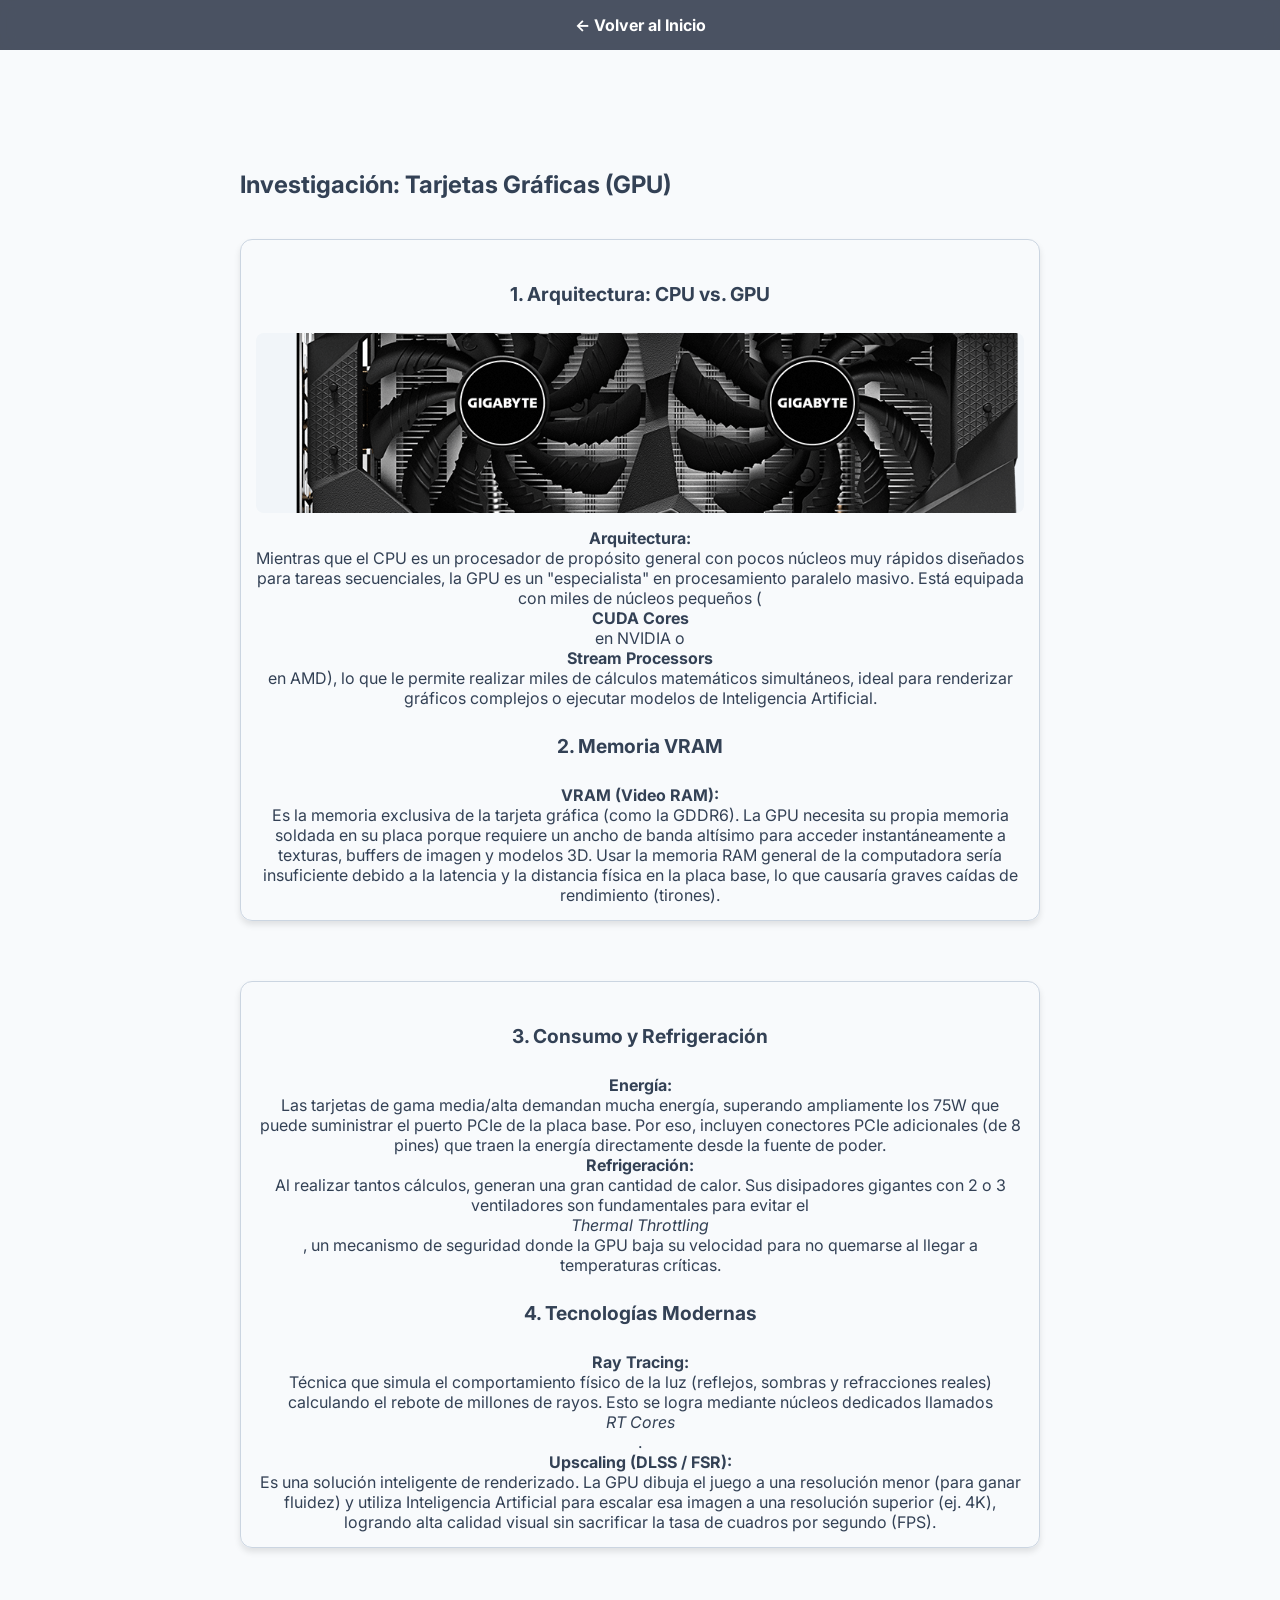
<file: video.html>
<!DOCTYPE html>
<html lang="es">
<head>
    <meta charset="UTF-8">
    <meta name="viewport" content="width=device-width, initial-scale=1.0">
    <title>Investigación: Tarjetas Gráficas | Bitácora Stefano</title>
    <link rel="preconnect" href="https://fonts.googleapis.com">
    <link rel="preconnect" href="https://fonts.gstatic.com" crossorigin>
    <link href="https://fonts.googleapis.com/css2?family=Inter:wght@300;400;700&display=swap" rel="stylesheet">
    <link rel="stylesheet" href="styles/style.css">
</head>
<body>
    <nav>
        <ul>
            <li><a href="index.html">← Volver al Inicio</a></li>
        </ul>
    </nav>
    <main class="contenedor">
        <section id="informe-tecnico">
            <h2>Investigación: Tarjetas Gráficas (GPU)</h2>
    
            <div class="galeria-grid">
                <div class="tarjeta" id="gpu-arquitectura">
                    <h3>1. Arquitectura: CPU vs. GPU</h3>
                    <img src="images/gpu.png" alt="Tarjeta Gráfica">
                    <strong>Arquitectura:</strong> Mientras que el CPU es un procesador de propósito general con pocos núcleos muy rápidos diseñados para tareas secuenciales, la GPU es un "especialista" en procesamiento paralelo masivo. Está equipada con miles de núcleos pequeños (<strong>CUDA Cores</strong> en NVIDIA o <strong>Stream Processors</strong> en AMD), lo que le permite realizar miles de cálculos matemáticos simultáneos, ideal para renderizar gráficos complejos o ejecutar modelos de Inteligencia Artificial.
                    
                    <h3>2. Memoria VRAM</h3>
                    <strong>VRAM (Video RAM):</strong> Es la memoria exclusiva de la tarjeta gráfica (como la GDDR6). La GPU necesita su propia memoria soldada en su placa porque requiere un ancho de banda altísimo para acceder instantáneamente a texturas, buffers de imagen y modelos 3D. Usar la memoria RAM general de la computadora sería insuficiente debido a la latencia y la distancia física en la placa base, lo que causaría graves caídas de rendimiento (tirones).
                </div>
            </div>

            <div class="galeria-grid">
                <div class="tarjeta" id="consumo-refrigeracion">
                    <h3>3. Consumo y Refrigeración</h3>
                    <strong>Energía:</strong> Las tarjetas de gama media/alta demandan mucha energía, superando ampliamente los 75W que puede suministrar el puerto PCIe de la placa base. Por eso, incluyen conectores PCIe adicionales (de 8 pines) que traen la energía directamente desde la fuente de poder.
                    
                    <strong>Refrigeración:</strong> Al realizar tantos cálculos, generan una gran cantidad de calor. Sus disipadores gigantes con 2 o 3 ventiladores son fundamentales para evitar el <em>Thermal Throttling</em>, un mecanismo de seguridad donde la GPU baja su velocidad para no quemarse al llegar a temperaturas críticas.
                    
                    <h3>4. Tecnologías Modernas</h3>
                    <strong>Ray Tracing:</strong> Técnica que simula el comportamiento físico de la luz (reflejos, sombras y refracciones reales) calculando el rebote de millones de rayos. Esto se logra mediante núcleos dedicados llamados <em>RT Cores</em>.

                    <strong>Upscaling (DLSS / FSR):</strong> Es una solución inteligente de renderizado. La GPU dibuja el juego a una resolución menor (para ganar fluidez) y utiliza Inteligencia Artificial para escalar esa imagen a una resolución superior (ej. 4K), logrando alta calidad visual sin sacrificar la tasa de cuadros por segundo (FPS).
                </div>
            </div>
        </section>
    </main>
</body>
</html>
</file>
<file: styles/style.css>
/* HOJA DE ESTILOS CSS (Cascading Style Sheets) */

body {
    /* Cambiamos la fuente global a "Inter", la tipografía más usada en apps modernas */
    font-family: 'Inter', sans-serif; 
    background-color: #f8fafc;
    color: #334155; /* Color del texto (un gris muy oscuro para no cansar la vista) */
    margin: 0; /* Elimina el margen blanco que los navegadores ponen por defecto */
    transition: background-color 0.3s, color 0.3s; /* Prepara el terreno para un cambio de tema suave */
}

nav {
    background-color: #1e293b; /* Color de fondo del menú (azul muy oscuro para contrastar) */
    padding: 15px; /* Genera espacio interno para que el menú no quede apretado */
    position: sticky; /* Hace que el menú se quede "pegado" al hacer scroll hacia abajo */
    top: 0; /* Se fija exactamente en el borde superior de la pantalla */
}

nav ul {
    list-style: none; /* Quita los puntos de la lista */
    display: flex; /* Flexbox: transforma la lista vertical en una fila horizontal */
    justify-content: center; /* Centra los elementos en el medio de la pantalla */
    gap: 30px; /* Separación exacta de 30 píxeles entre cada botón */
    margin: 0; /* Quitamos los márgenes por defecto */
    padding: 0; /* Quitamos los rellenos por defecto */
}

nav a {
    color: white; /* Color del texto del link a blanco para que resalte */
    text-decoration: none; /* Quita la línea azul subrayada */
    font-weight: bold; /* Pone el texto en negrita */
}

main {
    max-width: 800px; /* Limita el ancho en monitores grandes a 800 píxeles */
    margin: 0 auto; /* Centra el bloque: 0 margen arriba/abajo, 'auto' a los costados */
    padding: 20px; /* Da un espacio interior para que el texto no toque los bordes */
}
/* Selecciona cada división temática (Inicio, Componentes, Periféricos, etc.) */
section {
    /* ELIMINAMOS el min-height: 80vh; que forzaba el espacio vacío gigante hacia abajo */
    
    /* Mantenemos el espacio arriba para que el menú pegajoso no tape los títulos */
    padding-top: 80px; 
    
    /* Agregamos un margen inferior razonable y prolijo para separar cada bloque de contenido */
    margin-bottom: 60px; 
    /* Centra el texto y el contenido exclusivamente en la sección de inicio */
#inicio {
    text-align: center;
    margin-top: 20px;
}

/* Le da color azul y un pequeño margen al ícono vectorial de la computadora */
#inicio svg {
    color: #3b82f6; 
    margin-top: 15px;
}

}

.galeria-grid {
    display: grid; /* Activa CSS Grid, la herramienta más potente para crear cuadrículas */
    grid-template-columns: repeat(auto-fit, minmax(250px, 1fr)); /* Diseño responsivo: adapta columnas al ancho disponible */
    gap: 20px; /* Define un espacio exacto de 20 píxeles entre cada tarjeta */
    margin-top: 30px; /* Separa la galería 30 píxeles del elemento que tenga arriba */
}

.tarjeta {
    background-color: white; /* Fondo blanco para que la tarjeta resalte */
    border: 1px solid #cbd5e1; /* Un borde gris muy sutil para delimitar la caja */
    border-radius: 8px; /* Redondea las esquinas de la caja */
    padding: 15px; /* Espacio interno para que el texto y la foto no toquen los bordes */
    text-align: center; /* Centra el texto y el botón dentro de la tarjeta */
    box-shadow: 0 4px 6px rgba(0,0,0,0.05); /* Genera una sombra para dar efecto de profundidad */
}

.tarjeta img {    
    width: 100%; /* La imagen ocupará siempre el 100% del ancho disponible en su tarjeta */
    height: 200px; /* Fija una altura exacta para uniformidad */
    object-fit: cover; /* Evita que la foto se deforme al forzarle la altura */
    border-radius: 5px; /* Redondea las esquinas de la foto */
}

.boton-accion {
    background-color: #3b82f6; /* Color de fondo azul moderno */
    color: white; /* Texto en blanco para contrastar */
    border: none; /* Quita el borde estándar de los navegadores */
    padding: 10px 15px; /* Relleno interno del botón */
    border-radius: 5px; /* Redondea las esquinas del botón */
    cursor: pointer; /* Transforma el cursor en una mano indicando interactividad */
    margin-top: 10px; /* Margen superior para separación */
}
dialog {
    border: none; /* Quita el borde por defecto */
    border-radius: 10px; /* Redondea la ventana */
    padding: 25px; /* Espacio interno de la ventana */
    max-width: 500px; /* Ancho máximo en pantallas grandes */
    box-shadow: 0 10px 25px rgba(0,0,0,0.3); /* Sombra pronunciada para destacar */
}

dialog::backdrop {
    background-color: rgba(0, 0, 0, 0.7); /* Oscurece el fondo de la página al abrirse */
    /* --- ETAPA 6: TOQUES FINALES (FOOTER, ANIMACIONES Y RESPONSIVE) --- */

/* 1. DISEÑO DEL FOOTER */
footer {
    background-color: #1e293b;
    color: #94a3b8;
    text-align: center;
    padding: 30px 20px;
    margin-top: 60px; /* Lo separa del contenido principal */
    font-size: 0.9rem;
}

/* 2. MICRO-ANIMACIONES (EFECTO ANTIGRAVEDAD) */
/* Seleccionamos las tarjetas e indicamos que cualquier cambio debe ser fluido (0.3 segundos) */
.tarjeta {
    transition: transform 0.3s ease, box-shadow 0.3s ease;
}

/* Pseudo-clase ':hover' (detecta cuando el puntero del mouse pasa por encima) */
.tarjeta:hover {
    /* translateY(-10px) levanta la tarjeta 10 píxeles hacia arriba simulando flotar */
    transform: translateY(-10px);
    
    /* Aumentamos la sombra debajo para reforzar el efecto 3D de que se separó del fondo */
    box-shadow: 0 15px 30px rgba(0,0,0,0.15);
}

.boton-accion {
    transition: background-color 0.2s ease, transform 0.2s ease;
}

.boton-accion:hover {
    background-color: #2563eb; /* Azul más oscuro al pasar el mouse */
    transform: scale(1.05); /* El botón "late" o crece un 5% */
}

/* 3. MEDIA QUERIES (PUNTOS DE RUPTURA PARA CELULARES) */
/* Todo el código dentro de esta regla SOLO se ejecutará si la pantalla mide 600px de ancho o menos */
@media screen and (max-width: 600px) {
    
    /* Modificamos el menú para que los botones se apilen en vertical en vez de estar en fila */
    nav ul {
        flex-direction: column;
        align-items: center;
        gap: 15px; /* Reducimos el espacio entre botones */
    }

    /* Achicamos los títulos principales para que no se desborden de la pantalla del celular */
    h1 {
        font-size: 1.5rem;
    }
    
    h2 {
        font-size: 1.2rem;
    }

    /* Reducimos el relleno interno de la ventana modal para ganar espacio */
    dialog {
        padding: 15px;
        width: 95%; /* Aprovechamos casi todo el ancho de la pantallita */
    }
}

}
/* Centra el texto y el ícono solo en la sección de presentación */
#inicio {
    text-align: center;
    margin-top: 20px;
}

/* Le da un poco de color al ícono para que no quede negro básico */
#inicio svg {
    color: #3b82f6; /* Azul moderno */
    margin-top: 15px;
}
/* --- ETAPA 7: MODO OSCURO Y BOTÓN FLOTANTE --- */

/* 1. Diseño del botón sutil */
.interruptor-tema {
    position: fixed; /* Lo saca del flujo normal y lo ancla a la pantalla */
    top: 50px; /* Separación desde el techo */
    right: 50px; /* Separación desde el borde derecho */
    z-index: 1000; /* Se asegura de que siempre flote por encima de las fotos o textos */
    
    background: transparent; /* Fondo invisible */
    border: none; /* Sin borde */
    font-size: 2rem; /* Tamaño grande para la silueta */
    color: #334155; /* Color gris oscuro inicial */
    cursor: pointer;
    transition: transform 0.2s ease, color 0.3s ease;
}

/* Pequeña animación al pasar el mouse por encima de la luna/sol */
.interruptor-tema:hover {
    transform: scale(1.1) rotate(10deg); 
}

/* 2. Reglas del Modo Oscuro */
/* Cuando JS le agregue la clase 'modo-oscuro' al body, estos colores mandan */
body.modo-oscuro {
    background-color: #0f172a; /* Fondo azul noche profundo */
    color: #e2e8f0; /* Texto gris claro */
}

/* Invertimos el color del botón flotante para que se vea en la oscuridad */
body.modo-oscuro .interruptor-tema {
    color: #eab308; /* Lo pintamos de amarillo */
}

/* Oscurecemos el fondo de las tarjetas de hardware */
body.modo-oscuro .tarjeta {
    background-color: #1e293b;
    border: 1px solid #334155;
    color: #f8fafc;
}

/* Oscurecemos la ventana modal (dialog) */
body.modo-oscuro dialog {
    background-color: #1e293b;
    color: #f8fafc;
}

/* Ajustamos el color de los enlaces generales en modo oscuro */
body.modo-oscuro a {
    color: #60a5fa;
}
/* --- ETAPA 9: ESTILOS DE LA CAJA DESTACADA (MANTENIMIENTO) --- */

.caja-destacada {
    text-align: center; 
    margin-top: 40px; 
    padding: 25px; 
    background-color: #e2e8f0; /* Color gris clarito elegante para el modo día */
    border-radius: 8px; /* Bordes redondeados acordes al resto del sitio */
    transition: background-color 0.3s, color 0.3s; /* Transición suave para el cambio de tema */
}

/* Regla para que la caja se oscurezca cuando activamos el Modo Oscuro */
body.modo-oscuro .caja-destacada {
    background-color: #1e293b; /* Fondo azul noche profundo */
    border: 1px solid #334155; /* Borde sutil para que no se pierda en el fondo oscuro */
}
/* --- ETAPA 10: ESTÉTICA DEL SEGUIDOR DE CURSOR --- */
#cursor-follower {
    position: fixed; /* Lo saca del flujo normal para moverse libremente */
    width: 20px;
    height: 20px;
    background-color: rgba(59, 130, 246, 0.4); /* Azul traslúcido */
    border-radius: 50%; /* Lo convierte en un círculo perfecto */
    
    pointer-events: none; /* INVISIBLE PARA CLICS: Permite cliquear lo que hay debajo */
    z-index: 9999; /* Lo coloca en la capa más alta (por encima de todo) */
    
    transition: transform 0.1s ease-out; /* Suaviza el movimiento */
    transform: translate(-50%, -50%); /* Centra el círculo exactamente en la punta del cursor */
}
/* --- ETAPA 11: GLASSMORPHISM Y SCROLLBAR --- */

/* Modificamos el menú para que parezca de cristal (tipo Windows 11 o macOS) */
nav {
    background-color: rgba(30, 41, 59, 0.8) !important; /* Azul oscuro con 80% de opacidad */
    backdrop-filter: blur(10px); /* Pide a la tarjeta gráfica que desenfoque lo que pasa por detrás */
    -webkit-backdrop-filter: blur(10px); /* Soporte para navegadores basados en Safari */
}

/* Personalización del Scrollbar (Barra de desplazamiento) */
::-webkit-scrollbar {
    width: 10px; /* Ancho de la barra */
}

::-webkit-scrollbar-track {
    background: #f1f5f9; /* Color de la pista o "carril" */
}

::-webkit-scrollbar-thumb {
    background: #3b82f6; /* Color azul moderno para la barrita móvil */
    border-radius: 5px; /* Bordes redondeados */
}

::-webkit-scrollbar-thumb:hover {
    background: #2563eb; /* Azul más oscuro al pasar el mouse */
}
/* Ajuste para que las imágenes técnicas no se estiren */
.caja-destacada img, .tarjeta-investigacion img {
    width: auto;           /* Que use su ancho real */
    max-width: 100%;       /* Pero que no se salga de la pantalla en celulares */
    height: auto;          /* Que mantenga la proporción original (sin aplastar) */
    max-height: 450px;     /* Que no sea un "choclo" gigante hacia abajo */
    display: block;
    margin: 20px auto;     /* Centrada con espacio arriba y abajo */
    border-radius: 8px;
    box-shadow: 0 4px 15px rgba(0,0,0,0.1);
}
/* Estilo específico para las imágenes dentro del informe técnico */
.contenedor-img-informe {
    text-align: center; /* Centra la imagen */
    margin: 20px 0;    /* Le da espacio arriba y abajo */
}

.contenedor-img-informe img {
    width: 100%;           /* Que ocupe el ancho en celulares */
    max-width: 600px;      /* Que no se haga gigante en PC (esto arregla tu problema) */
    height: auto;          /* Mantiene la proporción */
    border-radius: 8px;    /* Bordes redondeados para que pegue con tus tarjetas */
    box-shadow: 0 4px 10px rgba(0,0,0,0.1); /* Una sombra suave para que no parezca "pegada" */
}

/* Ajuste para que las tarjetas de la galería se vean bien debajo */
.galeria-grid {
    margin-top: 20px;
}
/* Corrección para tarjetas con listas de texto largo */
.tarjeta {
    height: auto; /* Permite que la tarjeta crezca según el texto */
    display: flex;
    flex-direction: column;
    align-items: center;
}

/* Ajuste para las imágenes dentro de la investigación */
.tarjeta img {
    width: 100%;
    max-height: 180px; /* Reducimos un poco la altura máxima */
    object-fit: contain; /* CAMBIO CLAVE: Evita que la imagen se estire o se corte */
    background-color: #f1f5f9; /* Agrega un fondo sutil si la imagen es pequeña */
    margin-bottom: 15px;
}

/* Alineación del texto de las listas */
.tarjeta ul {
    text-align: left; /* Las listas se leen mejor alineadas a la izquierda */
    padding-right: 15px;
    margin-bottom: 15px;
}

.tarjeta h3 {
    margin-bottom: 10px;
    min-height: 3em; /* Asegura que los títulos ocupen el mismo espacio */
    display: flex;
    align-items: center;
}
/* Ajustes para que no se vea cargado */
.grid-container {
    display: grid;
    grid-template-columns: repeat(auto-fit, minmax(300px, 1fr));
    gap: 30px;
    padding: 40px;
    max-width: 1200px;
    margin: 0 auto;
}

.card {
    background: #fff;
    border-left: 5px solid #3498db; /* Un detalle de color lateral */
    padding: 25px;
    border-radius: 8px;
    box-shadow: 0 5px 15px rgba(0,0,0,0.05);
}

.card h3 {
    margin-top: 0;
    color: #2c3e50;
    font-size: 1.2rem;
}

.card ul {
    padding-left: 18px;
    margin-bottom: 0;
}

.card li {
    margin-bottom: 12px;
    font-size: 0.95rem;
    line-height: 1.4;
    color: #555;
}

.hero-short {
    text-align: center;
    padding: 40px 20px;
    background: #ecf0f1;
}
/* Estilo para las tarjetas de Arduino */
.galeria-grid {
    display: grid;
    grid-template-columns: repeat(auto-fit, minmax(300px, 1fr));
    gap: 20px;
    padding: 20px 0;
}

.tarjeta {
    background: var(--color-fondo-tarjeta); /* Asegúrate de tener esta variable o pon un color fijo ej: #f4f4f4 */
    border-radius: 12px;
    padding: 15px;
    text-align: center;
    box-shadow: 0 4px 6px rgba(0,0,0,0.1);
    transition: transform 0.3s ease;
}

.tarjeta:hover {
    transform: translateY(-5px);
}

/* Control estricto de las imágenes */
.tarjeta img {
    width: 100%;
    height: 180px; /* Altura fija para que todas sean iguales */
    object-fit: cover; /* Recorta la imagen para que rellene el espacio sin deformarse */
    border-radius: 8px;
    margin-bottom: 15px;
}

.tarjeta h3 {
    margin: 10px 0;
    font-size: 1.2rem;
}

.tarjeta p {
    font-size: 0.9rem;
    color: #666;
    margin-bottom: 15px;
}
/* Esto controla que se pongan en columnas de tarjetas (rejilla) */
#arduino .galeria-grid {
    display: grid;
    grid-template-columns: repeat(auto-fit, minmax(280px, 1fr));
    gap: 20px;
    padding: 20px 0;
}

/* Esto le da forma de tarjeta con borde, fondo y diseño limpio */
#arduino .tarjeta {
    background: var(--color-fondo-tarjeta, #ffffff);
    border: 1px solid #dcdcdc;
    border-radius: 12px;
    padding: 20px;
    text-align: center;
    box-shadow: 0 4px 6px rgba(0, 0, 0, 0.05);
    display: flex;
    flex-direction: column;
    justify-content: space-between;
}

/* ESTO ES LO CLAVE: Achica y ajusta tus fotos verticales para que entren perfectas */
#arduino .tarjeta img {
    width: 100%;
    height: 180px;
    object-fit: cover; /* Recorta la foto para que llene el espacio sin deformarse ni gigante */
    border-radius: 8px;
    margin-bottom: 15px;
}

#arduino .tarjeta h3 {
    margin: 10px 0 5px 0;
    font-size: 1.1rem;
}

#arduino .tarjeta p {
    font-size: 0.85rem;
    color: #666;
    margin-bottom: 10px;
}
</file>
